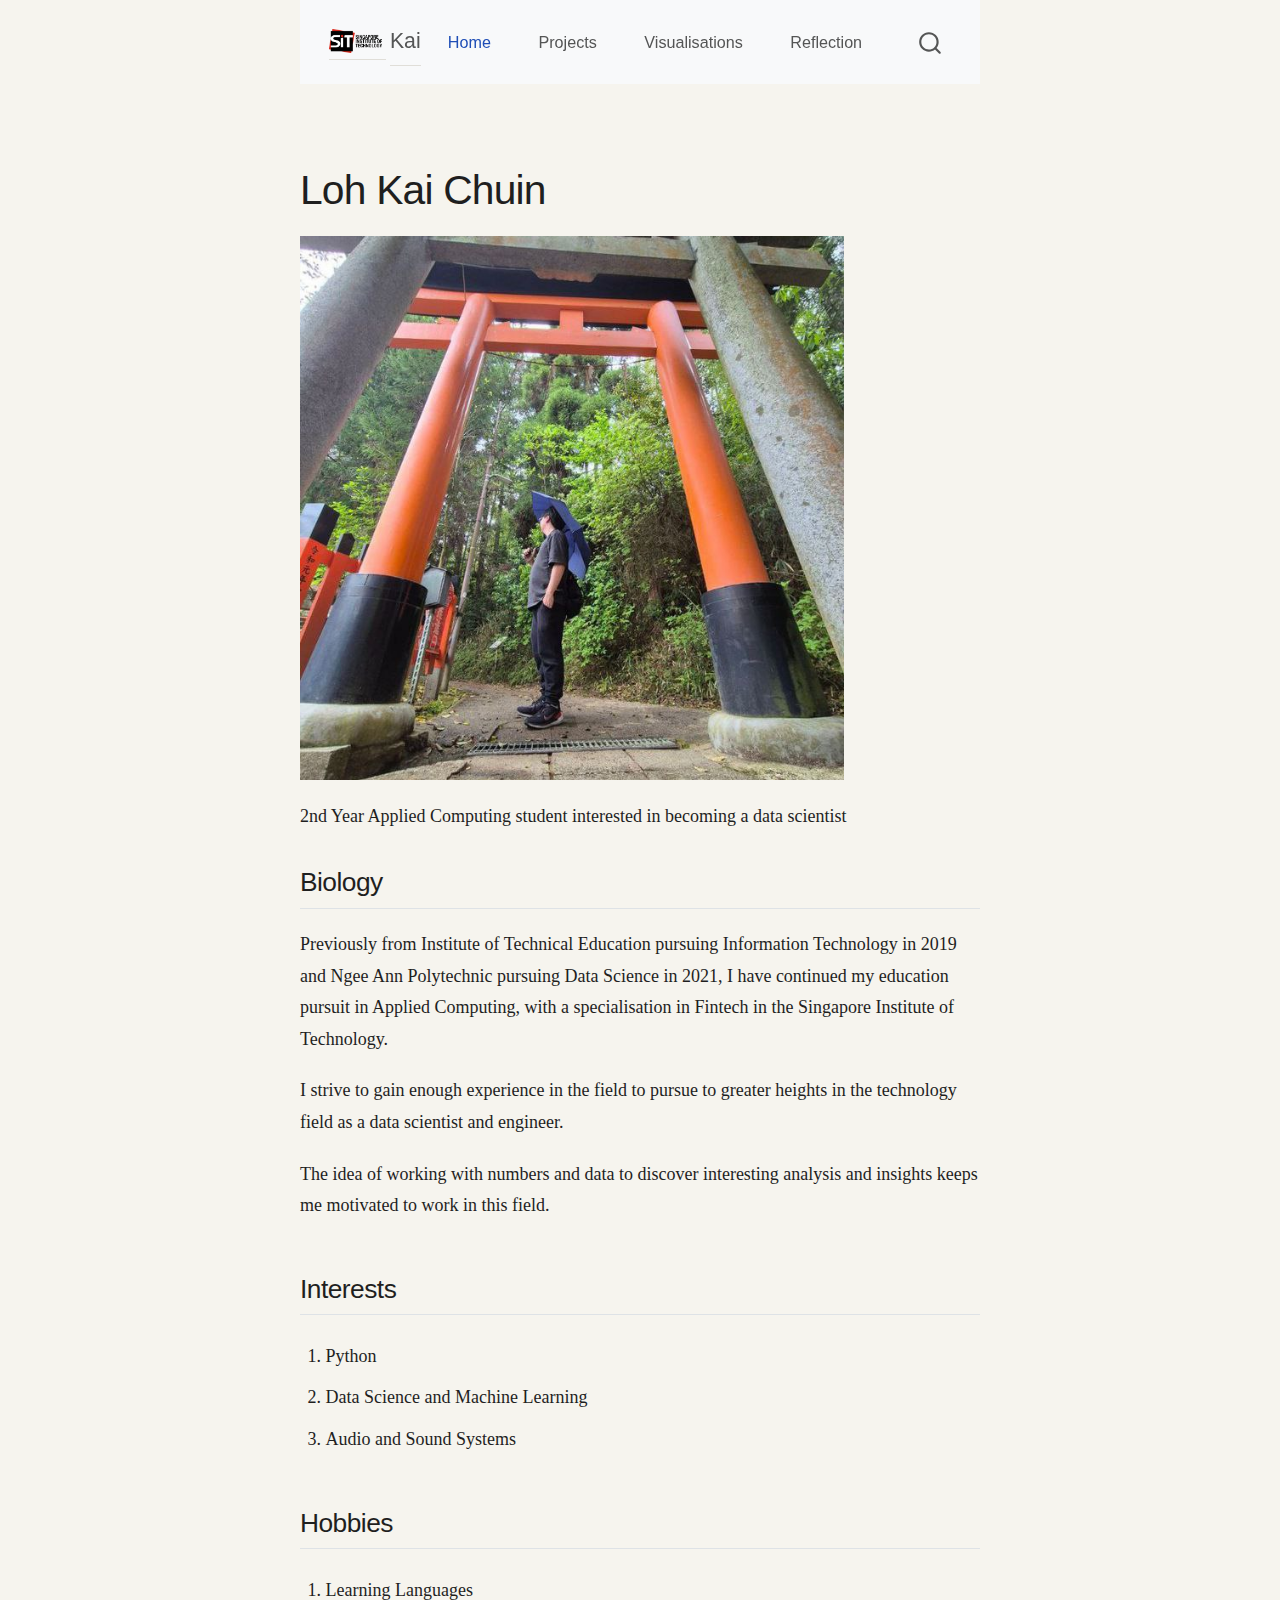
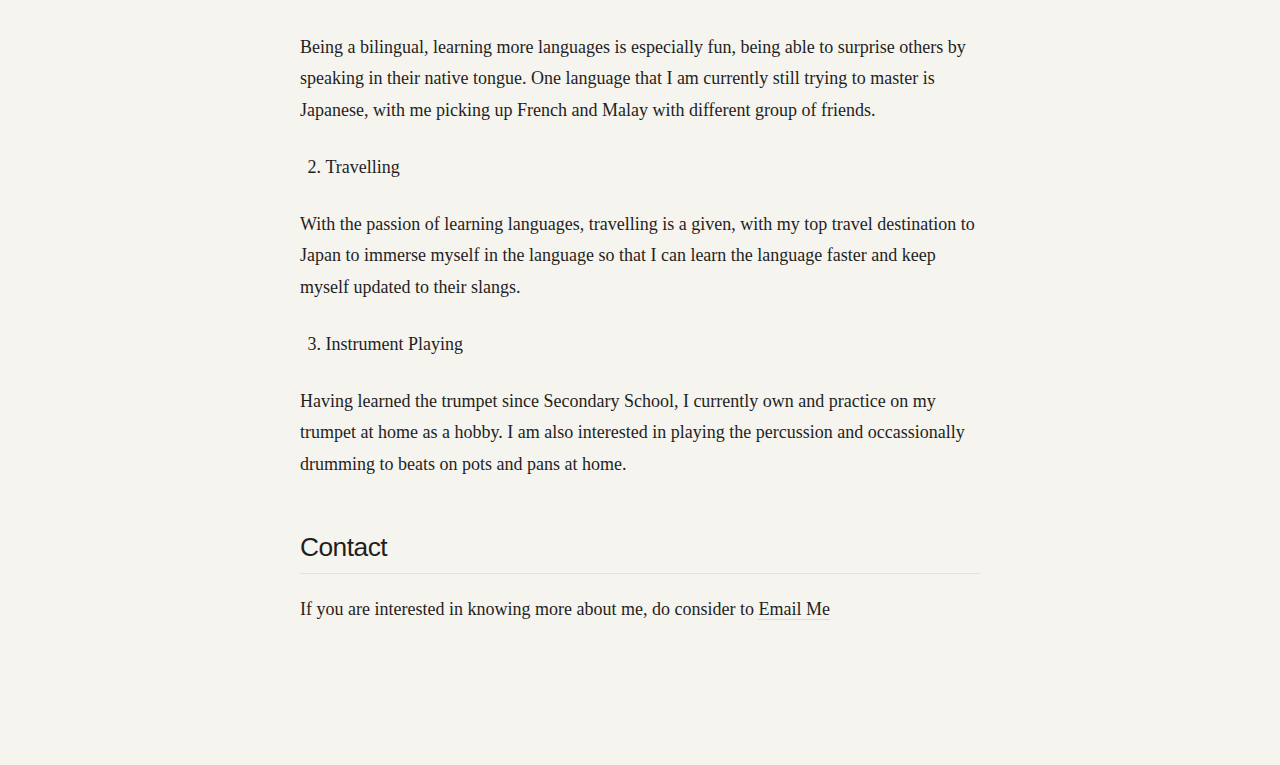
<file: docs/index.html>
<!DOCTYPE html>
<html xmlns="http://www.w3.org/1999/xhtml" lang="en" xml:lang="en"><head>

<meta charset="utf-8">
<meta name="generator" content="quarto-1.8.26">

<meta name="viewport" content="width=device-width, initial-scale=1.0, user-scalable=yes">


<title>Loh Kai Chuin – Kai</title>
<style>
code{white-space: pre-wrap;}
span.smallcaps{font-variant: small-caps;}
div.columns{display: flex; gap: min(4vw, 1.5em);}
div.column{flex: auto; overflow-x: auto;}
div.hanging-indent{margin-left: 1.5em; text-indent: -1.5em;}
ul.task-list{list-style: none;}
ul.task-list li input[type="checkbox"] {
  width: 0.8em;
  margin: 0 0.8em 0.2em -1em; /* quarto-specific, see https://github.com/quarto-dev/quarto-cli/issues/4556 */ 
  vertical-align: middle;
}
</style>


<script src="site_libs/quarto-nav/quarto-nav.js"></script>
<script src="site_libs/quarto-nav/headroom.min.js"></script>
<script src="site_libs/clipboard/clipboard.min.js"></script>
<script src="site_libs/quarto-search/autocomplete.umd.js"></script>
<script src="site_libs/quarto-search/fuse.min.js"></script>
<script src="site_libs/quarto-search/quarto-search.js"></script>
<meta name="quarto:offset" content="./">
<link href="./favicon.png" rel="icon" type="image/png">
<script src="site_libs/quarto-html/quarto.js" type="module"></script>
<script src="site_libs/quarto-html/tabsets/tabsets.js" type="module"></script>
<script src="site_libs/quarto-html/axe/axe-check.js" type="module"></script>
<script src="site_libs/quarto-html/popper.min.js"></script>
<script src="site_libs/quarto-html/tippy.umd.min.js"></script>
<script src="site_libs/quarto-html/anchor.min.js"></script>
<link href="site_libs/quarto-html/tippy.css" rel="stylesheet">
<link href="site_libs/quarto-html/quarto-syntax-highlighting-587c61ba64f3a5504c4d52d930310e48.css" rel="stylesheet" id="quarto-text-highlighting-styles">
<script src="site_libs/bootstrap/bootstrap.min.js"></script>
<link href="site_libs/bootstrap/bootstrap-icons.css" rel="stylesheet">
<link href="site_libs/bootstrap/bootstrap-e31584831b205ffbb2d98406f31c2a5b.min.css" rel="stylesheet" append-hash="true" id="quarto-bootstrap" data-mode="light">
<script id="quarto-search-options" type="application/json">{
  "location": "navbar",
  "copy-button": false,
  "collapse-after": 3,
  "panel-placement": "end",
  "type": "overlay",
  "limit": 50,
  "keyboard-shortcut": [
    "f",
    "/",
    "s"
  ],
  "show-item-context": false,
  "language": {
    "search-no-results-text": "No results",
    "search-matching-documents-text": "matching documents",
    "search-copy-link-title": "Copy link to search",
    "search-hide-matches-text": "Hide additional matches",
    "search-more-match-text": "more match in this document",
    "search-more-matches-text": "more matches in this document",
    "search-clear-button-title": "Clear",
    "search-text-placeholder": "",
    "search-detached-cancel-button-title": "Cancel",
    "search-submit-button-title": "Submit",
    "search-label": "Search"
  }
}</script>


<link rel="stylesheet" href="styles.css">
</head>

<body class="nav-fixed fullcontent quarto-light">

<div id="quarto-search-results"></div>
  <header id="quarto-header" class="headroom fixed-top">
    <nav class="navbar navbar-expand-lg " data-bs-theme="dark">
      <div class="navbar-container container-fluid">
      <div class="navbar-brand-container mx-auto">
    <a href="./index.html" class="navbar-brand navbar-brand-logo">
    <img src="./logo.png" alt="" class="navbar-logo light-content">
    <img src="./logo.png" alt="" class="navbar-logo dark-content">
    </a>
    <a class="navbar-brand" href="./index.html">
    <span class="navbar-title">Kai</span>
    </a>
  </div>
            <div id="quarto-search" class="" title="Search"></div>
          <button class="navbar-toggler" type="button" data-bs-toggle="collapse" data-bs-target="#navbarCollapse" aria-controls="navbarCollapse" role="menu" aria-expanded="false" aria-label="Toggle navigation" onclick="if (window.quartoToggleHeadroom) { window.quartoToggleHeadroom(); }">
  <span class="navbar-toggler-icon"></span>
</button>
          <div class="collapse navbar-collapse" id="navbarCollapse">
            <ul class="navbar-nav navbar-nav-scroll me-auto">
  <li class="nav-item">
    <a class="nav-link active" href="./index.html" aria-current="page"> 
<span class="menu-text">Home</span></a>
  </li>  
  <li class="nav-item">
    <a class="nav-link" href="./project.html"> 
<span class="menu-text">Projects</span></a>
  </li>  
  <li class="nav-item">
    <a class="nav-link" href="./datavisualisation.html"> 
<span class="menu-text">Visualisations</span></a>
  </li>  
  <li class="nav-item">
    <a class="nav-link" href="./Reflection.html"> 
<span class="menu-text">Reflection</span></a>
  </li>  
</ul>
          </div> <!-- /navcollapse -->
            <div class="quarto-navbar-tools">
</div>
      </div> <!-- /container-fluid -->
    </nav>
</header>
<!-- content -->
<div id="quarto-content" class="quarto-container page-columns page-rows-contents page-layout-article page-navbar">
<!-- sidebar -->
<!-- margin-sidebar -->
    
<!-- main -->
<main class="content" id="quarto-document-content">

<header id="title-block-header" class="quarto-title-block default">
<div class="quarto-title">
<h1 class="title">Loh Kai Chuin</h1>
</div>



<div class="quarto-title-meta">

    
  
    
  </div>
  


</header>


<p><img src="kaichuin.jpg" class="img-fluid" style="width:80.0%"></p>
<p>2nd Year Applied Computing student interested in becoming a data scientist</p>
<section id="biology" class="level2">
<h2 class="anchored" data-anchor-id="biology">Biology</h2>
<p>Previously from Institute of Technical Education pursuing Information Technology in 2019 and Ngee Ann Polytechnic pursuing Data Science in 2021, I have continued my education pursuit in Applied Computing, with a specialisation in Fintech in the Singapore Institute of Technology.</p>
<p>I strive to gain enough experience in the field to pursue to greater heights in the technology field as a data scientist and engineer.</p>
<p>The idea of working with numbers and data to discover interesting analysis and insights keeps me motivated to work in this field.</p>
</section>
<section id="interests" class="level2">
<h2 class="anchored" data-anchor-id="interests">Interests</h2>
<ol type="1">
<li>Python</li>
<li>Data Science and Machine Learning</li>
<li>Audio and Sound Systems</li>
</ol>
</section>
<section id="hobbies" class="level2">
<h2 class="anchored" data-anchor-id="hobbies">Hobbies</h2>
<ol type="1">
<li>Learning Languages</li>
</ol>
<p>Being a bilingual, learning more languages is especially fun, being able to surprise others by speaking in their native tongue. One language that I am currently still trying to master is Japanese, with me picking up French and Malay with different group of friends.</p>
<ol start="2" type="1">
<li>Travelling</li>
</ol>
<p>With the passion of learning languages, travelling is a given, with my top travel destination to Japan to immerse myself in the language so that I can learn the language faster and keep myself updated to their slangs.</p>
<ol start="3" type="1">
<li>Instrument Playing</li>
</ol>
<p>Having learned the trumpet since Secondary School, I currently own and practice on my trumpet at home as a hobby. I am also interested in playing the percussion and occassionally drumming to beats on pots and pans at home.</p>
</section>
<section id="contact" class="level2">
<h2 class="anchored" data-anchor-id="contact">Contact</h2>
<p>If you are interested in knowing more about me, do consider to <a href="mailto:lohkaichuin@gmail.com">Email Me</a></p>


</section>

</main> <!-- /main -->
<script id="quarto-html-after-body" type="application/javascript">
  window.document.addEventListener("DOMContentLoaded", function (event) {
    const icon = "";
    const anchorJS = new window.AnchorJS();
    anchorJS.options = {
      placement: 'right',
      icon: icon
    };
    anchorJS.add('.anchored');
    const isCodeAnnotation = (el) => {
      for (const clz of el.classList) {
        if (clz.startsWith('code-annotation-')) {                     
          return true;
        }
      }
      return false;
    }
    const onCopySuccess = function(e) {
      // button target
      const button = e.trigger;
      // don't keep focus
      button.blur();
      // flash "checked"
      button.classList.add('code-copy-button-checked');
      var currentTitle = button.getAttribute("title");
      button.setAttribute("title", "Copied!");
      let tooltip;
      if (window.bootstrap) {
        button.setAttribute("data-bs-toggle", "tooltip");
        button.setAttribute("data-bs-placement", "left");
        button.setAttribute("data-bs-title", "Copied!");
        tooltip = new bootstrap.Tooltip(button, 
          { trigger: "manual", 
            customClass: "code-copy-button-tooltip",
            offset: [0, -8]});
        tooltip.show();    
      }
      setTimeout(function() {
        if (tooltip) {
          tooltip.hide();
          button.removeAttribute("data-bs-title");
          button.removeAttribute("data-bs-toggle");
          button.removeAttribute("data-bs-placement");
        }
        button.setAttribute("title", currentTitle);
        button.classList.remove('code-copy-button-checked');
      }, 1000);
      // clear code selection
      e.clearSelection();
    }
    const getTextToCopy = function(trigger) {
      const outerScaffold = trigger.parentElement.cloneNode(true);
      const codeEl = outerScaffold.querySelector('code');
      for (const childEl of codeEl.children) {
        if (isCodeAnnotation(childEl)) {
          childEl.remove();
        }
      }
      return codeEl.innerText;
    }
    const clipboard = new window.ClipboardJS('.code-copy-button:not([data-in-quarto-modal])', {
      text: getTextToCopy
    });
    clipboard.on('success', onCopySuccess);
    if (window.document.getElementById('quarto-embedded-source-code-modal')) {
      const clipboardModal = new window.ClipboardJS('.code-copy-button[data-in-quarto-modal]', {
        text: getTextToCopy,
        container: window.document.getElementById('quarto-embedded-source-code-modal')
      });
      clipboardModal.on('success', onCopySuccess);
    }
      var localhostRegex = new RegExp(/^(?:http|https):\/\/localhost\:?[0-9]*\//);
      var mailtoRegex = new RegExp(/^mailto:/);
        var filterRegex = new RegExp('/' + window.location.host + '/');
      var isInternal = (href) => {
          return filterRegex.test(href) || localhostRegex.test(href) || mailtoRegex.test(href);
      }
      // Inspect non-navigation links and adorn them if external
     var links = window.document.querySelectorAll('a[href]:not(.nav-link):not(.navbar-brand):not(.toc-action):not(.sidebar-link):not(.sidebar-item-toggle):not(.pagination-link):not(.no-external):not([aria-hidden]):not(.dropdown-item):not(.quarto-navigation-tool):not(.about-link)');
      for (var i=0; i<links.length; i++) {
        const link = links[i];
        if (!isInternal(link.href)) {
          // undo the damage that might have been done by quarto-nav.js in the case of
          // links that we want to consider external
          if (link.dataset.originalHref !== undefined) {
            link.href = link.dataset.originalHref;
          }
        }
      }
    function tippyHover(el, contentFn, onTriggerFn, onUntriggerFn) {
      const config = {
        allowHTML: true,
        maxWidth: 500,
        delay: 100,
        arrow: false,
        appendTo: function(el) {
            return el.parentElement;
        },
        interactive: true,
        interactiveBorder: 10,
        theme: 'quarto',
        placement: 'bottom-start',
      };
      if (contentFn) {
        config.content = contentFn;
      }
      if (onTriggerFn) {
        config.onTrigger = onTriggerFn;
      }
      if (onUntriggerFn) {
        config.onUntrigger = onUntriggerFn;
      }
      window.tippy(el, config); 
    }
    const noterefs = window.document.querySelectorAll('a[role="doc-noteref"]');
    for (var i=0; i<noterefs.length; i++) {
      const ref = noterefs[i];
      tippyHover(ref, function() {
        // use id or data attribute instead here
        let href = ref.getAttribute('data-footnote-href') || ref.getAttribute('href');
        try { href = new URL(href).hash; } catch {}
        const id = href.replace(/^#\/?/, "");
        const note = window.document.getElementById(id);
        if (note) {
          return note.innerHTML;
        } else {
          return "";
        }
      });
    }
    const xrefs = window.document.querySelectorAll('a.quarto-xref');
    const processXRef = (id, note) => {
      // Strip column container classes
      const stripColumnClz = (el) => {
        el.classList.remove("page-full", "page-columns");
        if (el.children) {
          for (const child of el.children) {
            stripColumnClz(child);
          }
        }
      }
      stripColumnClz(note)
      if (id === null || id.startsWith('sec-')) {
        // Special case sections, only their first couple elements
        const container = document.createElement("div");
        if (note.children && note.children.length > 2) {
          container.appendChild(note.children[0].cloneNode(true));
          for (let i = 1; i < note.children.length; i++) {
            const child = note.children[i];
            if (child.tagName === "P" && child.innerText === "") {
              continue;
            } else {
              container.appendChild(child.cloneNode(true));
              break;
            }
          }
          if (window.Quarto?.typesetMath) {
            window.Quarto.typesetMath(container);
          }
          return container.innerHTML
        } else {
          if (window.Quarto?.typesetMath) {
            window.Quarto.typesetMath(note);
          }
          return note.innerHTML;
        }
      } else {
        // Remove any anchor links if they are present
        const anchorLink = note.querySelector('a.anchorjs-link');
        if (anchorLink) {
          anchorLink.remove();
        }
        if (window.Quarto?.typesetMath) {
          window.Quarto.typesetMath(note);
        }
        if (note.classList.contains("callout")) {
          return note.outerHTML;
        } else {
          return note.innerHTML;
        }
      }
    }
    for (var i=0; i<xrefs.length; i++) {
      const xref = xrefs[i];
      tippyHover(xref, undefined, function(instance) {
        instance.disable();
        let url = xref.getAttribute('href');
        let hash = undefined; 
        if (url.startsWith('#')) {
          hash = url;
        } else {
          try { hash = new URL(url).hash; } catch {}
        }
        if (hash) {
          const id = hash.replace(/^#\/?/, "");
          const note = window.document.getElementById(id);
          if (note !== null) {
            try {
              const html = processXRef(id, note.cloneNode(true));
              instance.setContent(html);
            } finally {
              instance.enable();
              instance.show();
            }
          } else {
            // See if we can fetch this
            fetch(url.split('#')[0])
            .then(res => res.text())
            .then(html => {
              const parser = new DOMParser();
              const htmlDoc = parser.parseFromString(html, "text/html");
              const note = htmlDoc.getElementById(id);
              if (note !== null) {
                const html = processXRef(id, note);
                instance.setContent(html);
              } 
            }).finally(() => {
              instance.enable();
              instance.show();
            });
          }
        } else {
          // See if we can fetch a full url (with no hash to target)
          // This is a special case and we should probably do some content thinning / targeting
          fetch(url)
          .then(res => res.text())
          .then(html => {
            const parser = new DOMParser();
            const htmlDoc = parser.parseFromString(html, "text/html");
            const note = htmlDoc.querySelector('main.content');
            if (note !== null) {
              // This should only happen for chapter cross references
              // (since there is no id in the URL)
              // remove the first header
              if (note.children.length > 0 && note.children[0].tagName === "HEADER") {
                note.children[0].remove();
              }
              const html = processXRef(null, note);
              instance.setContent(html);
            } 
          }).finally(() => {
            instance.enable();
            instance.show();
          });
        }
      }, function(instance) {
      });
    }
        let selectedAnnoteEl;
        const selectorForAnnotation = ( cell, annotation) => {
          let cellAttr = 'data-code-cell="' + cell + '"';
          let lineAttr = 'data-code-annotation="' +  annotation + '"';
          const selector = 'span[' + cellAttr + '][' + lineAttr + ']';
          return selector;
        }
        const selectCodeLines = (annoteEl) => {
          const doc = window.document;
          const targetCell = annoteEl.getAttribute("data-target-cell");
          const targetAnnotation = annoteEl.getAttribute("data-target-annotation");
          const annoteSpan = window.document.querySelector(selectorForAnnotation(targetCell, targetAnnotation));
          const lines = annoteSpan.getAttribute("data-code-lines").split(",");
          const lineIds = lines.map((line) => {
            return targetCell + "-" + line;
          })
          let top = null;
          let height = null;
          let parent = null;
          if (lineIds.length > 0) {
              //compute the position of the single el (top and bottom and make a div)
              const el = window.document.getElementById(lineIds[0]);
              top = el.offsetTop;
              height = el.offsetHeight;
              parent = el.parentElement.parentElement;
            if (lineIds.length > 1) {
              const lastEl = window.document.getElementById(lineIds[lineIds.length - 1]);
              const bottom = lastEl.offsetTop + lastEl.offsetHeight;
              height = bottom - top;
            }
            if (top !== null && height !== null && parent !== null) {
              // cook up a div (if necessary) and position it 
              let div = window.document.getElementById("code-annotation-line-highlight");
              if (div === null) {
                div = window.document.createElement("div");
                div.setAttribute("id", "code-annotation-line-highlight");
                div.style.position = 'absolute';
                parent.appendChild(div);
              }
              div.style.top = top - 2 + "px";
              div.style.height = height + 4 + "px";
              div.style.left = 0;
              let gutterDiv = window.document.getElementById("code-annotation-line-highlight-gutter");
              if (gutterDiv === null) {
                gutterDiv = window.document.createElement("div");
                gutterDiv.setAttribute("id", "code-annotation-line-highlight-gutter");
                gutterDiv.style.position = 'absolute';
                const codeCell = window.document.getElementById(targetCell);
                const gutter = codeCell.querySelector('.code-annotation-gutter');
                gutter.appendChild(gutterDiv);
              }
              gutterDiv.style.top = top - 2 + "px";
              gutterDiv.style.height = height + 4 + "px";
            }
            selectedAnnoteEl = annoteEl;
          }
        };
        const unselectCodeLines = () => {
          const elementsIds = ["code-annotation-line-highlight", "code-annotation-line-highlight-gutter"];
          elementsIds.forEach((elId) => {
            const div = window.document.getElementById(elId);
            if (div) {
              div.remove();
            }
          });
          selectedAnnoteEl = undefined;
        };
          // Handle positioning of the toggle
      window.addEventListener(
        "resize",
        throttle(() => {
          elRect = undefined;
          if (selectedAnnoteEl) {
            selectCodeLines(selectedAnnoteEl);
          }
        }, 10)
      );
      function throttle(fn, ms) {
      let throttle = false;
      let timer;
        return (...args) => {
          if(!throttle) { // first call gets through
              fn.apply(this, args);
              throttle = true;
          } else { // all the others get throttled
              if(timer) clearTimeout(timer); // cancel #2
              timer = setTimeout(() => {
                fn.apply(this, args);
                timer = throttle = false;
              }, ms);
          }
        };
      }
        // Attach click handler to the DT
        const annoteDls = window.document.querySelectorAll('dt[data-target-cell]');
        for (const annoteDlNode of annoteDls) {
          annoteDlNode.addEventListener('click', (event) => {
            const clickedEl = event.target;
            if (clickedEl !== selectedAnnoteEl) {
              unselectCodeLines();
              const activeEl = window.document.querySelector('dt[data-target-cell].code-annotation-active');
              if (activeEl) {
                activeEl.classList.remove('code-annotation-active');
              }
              selectCodeLines(clickedEl);
              clickedEl.classList.add('code-annotation-active');
            } else {
              // Unselect the line
              unselectCodeLines();
              clickedEl.classList.remove('code-annotation-active');
            }
          });
        }
    const findCites = (el) => {
      const parentEl = el.parentElement;
      if (parentEl) {
        const cites = parentEl.dataset.cites;
        if (cites) {
          return {
            el,
            cites: cites.split(' ')
          };
        } else {
          return findCites(el.parentElement)
        }
      } else {
        return undefined;
      }
    };
    var bibliorefs = window.document.querySelectorAll('a[role="doc-biblioref"]');
    for (var i=0; i<bibliorefs.length; i++) {
      const ref = bibliorefs[i];
      const citeInfo = findCites(ref);
      if (citeInfo) {
        tippyHover(citeInfo.el, function() {
          var popup = window.document.createElement('div');
          citeInfo.cites.forEach(function(cite) {
            var citeDiv = window.document.createElement('div');
            citeDiv.classList.add('hanging-indent');
            citeDiv.classList.add('csl-entry');
            var biblioDiv = window.document.getElementById('ref-' + cite);
            if (biblioDiv) {
              citeDiv.innerHTML = biblioDiv.innerHTML;
            }
            popup.appendChild(citeDiv);
          });
          return popup.innerHTML;
        });
      }
    }
  });
  </script>
</div> <!-- /content -->




</body></html>
</file>
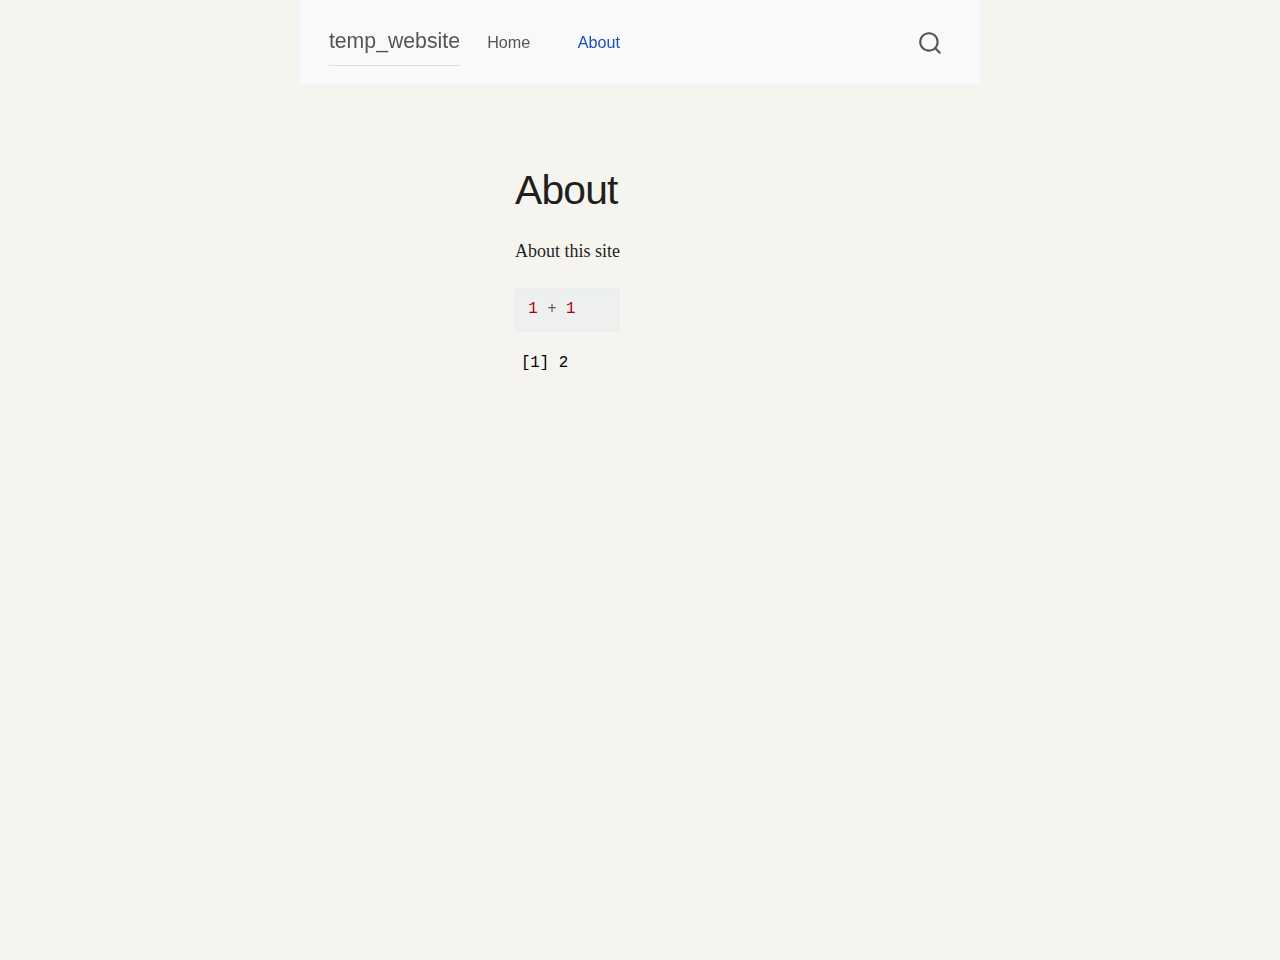
<file: docs/about.html>
<!DOCTYPE html>
<html xmlns="http://www.w3.org/1999/xhtml" lang="en" xml:lang="en"><head>

<meta charset="utf-8">
<meta name="generator" content="quarto-1.8.26">

<meta name="viewport" content="width=device-width, initial-scale=1.0, user-scalable=yes">


<title>About – temp_website</title>
<style>
code{white-space: pre-wrap;}
span.smallcaps{font-variant: small-caps;}
div.columns{display: flex; gap: min(4vw, 1.5em);}
div.column{flex: auto; overflow-x: auto;}
div.hanging-indent{margin-left: 1.5em; text-indent: -1.5em;}
ul.task-list{list-style: none;}
ul.task-list li input[type="checkbox"] {
  width: 0.8em;
  margin: 0 0.8em 0.2em -1em; /* quarto-specific, see https://github.com/quarto-dev/quarto-cli/issues/4556 */ 
  vertical-align: middle;
}
/* CSS for syntax highlighting */
html { -webkit-text-size-adjust: 100%; }
pre > code.sourceCode { white-space: pre; position: relative; }
pre > code.sourceCode > span { display: inline-block; line-height: 1.25; }
pre > code.sourceCode > span:empty { height: 1.2em; }
.sourceCode { overflow: visible; }
code.sourceCode > span { color: inherit; text-decoration: inherit; }
div.sourceCode { margin: 1em 0; }
pre.sourceCode { margin: 0; }
@media screen {
div.sourceCode { overflow: auto; }
}
@media print {
pre > code.sourceCode { white-space: pre-wrap; }
pre > code.sourceCode > span { text-indent: -5em; padding-left: 5em; }
}
pre.numberSource code
  { counter-reset: source-line 0; }
pre.numberSource code > span
  { position: relative; left: -4em; counter-increment: source-line; }
pre.numberSource code > span > a:first-child::before
  { content: counter(source-line);
    position: relative; left: -1em; text-align: right; vertical-align: baseline;
    border: none; display: inline-block;
    -webkit-touch-callout: none; -webkit-user-select: none;
    -khtml-user-select: none; -moz-user-select: none;
    -ms-user-select: none; user-select: none;
    padding: 0 4px; width: 4em;
  }
pre.numberSource { margin-left: 3em;  padding-left: 4px; }
div.sourceCode
  {   }
@media screen {
pre > code.sourceCode > span > a:first-child::before { text-decoration: underline; }
}
</style>


<script src="site_libs/quarto-nav/quarto-nav.js"></script>
<script src="site_libs/quarto-nav/headroom.min.js"></script>
<script src="site_libs/clipboard/clipboard.min.js"></script>
<script src="site_libs/quarto-search/autocomplete.umd.js"></script>
<script src="site_libs/quarto-search/fuse.min.js"></script>
<script src="site_libs/quarto-search/quarto-search.js"></script>
<meta name="quarto:offset" content="./">
<script src="site_libs/quarto-html/quarto.js" type="module"></script>
<script src="site_libs/quarto-html/tabsets/tabsets.js" type="module"></script>
<script src="site_libs/quarto-html/axe/axe-check.js" type="module"></script>
<script src="site_libs/quarto-html/popper.min.js"></script>
<script src="site_libs/quarto-html/tippy.umd.min.js"></script>
<script src="site_libs/quarto-html/anchor.min.js"></script>
<link href="site_libs/quarto-html/tippy.css" rel="stylesheet">
<link href="site_libs/quarto-html/quarto-syntax-highlighting-587c61ba64f3a5504c4d52d930310e48.css" rel="stylesheet" id="quarto-text-highlighting-styles">
<script src="site_libs/bootstrap/bootstrap.min.js"></script>
<link href="site_libs/bootstrap/bootstrap-icons.css" rel="stylesheet">
<link href="site_libs/bootstrap/bootstrap-e31584831b205ffbb2d98406f31c2a5b.min.css" rel="stylesheet" append-hash="true" id="quarto-bootstrap" data-mode="light">
<script id="quarto-search-options" type="application/json">{
  "location": "navbar",
  "copy-button": false,
  "collapse-after": 3,
  "panel-placement": "end",
  "type": "overlay",
  "limit": 50,
  "keyboard-shortcut": [
    "f",
    "/",
    "s"
  ],
  "show-item-context": false,
  "language": {
    "search-no-results-text": "No results",
    "search-matching-documents-text": "matching documents",
    "search-copy-link-title": "Copy link to search",
    "search-hide-matches-text": "Hide additional matches",
    "search-more-match-text": "more match in this document",
    "search-more-matches-text": "more matches in this document",
    "search-clear-button-title": "Clear",
    "search-text-placeholder": "",
    "search-detached-cancel-button-title": "Cancel",
    "search-submit-button-title": "Submit",
    "search-label": "Search"
  }
}</script>


<link rel="stylesheet" href="styles.css">
</head>

<body class="nav-fixed quarto-light">

<div id="quarto-search-results"></div>
  <header id="quarto-header" class="headroom fixed-top">
    <nav class="navbar navbar-expand-lg " data-bs-theme="dark">
      <div class="navbar-container container-fluid">
      <div class="navbar-brand-container mx-auto">
    <a class="navbar-brand" href="./index.html">
    <span class="navbar-title">temp_website</span>
    </a>
  </div>
            <div id="quarto-search" class="" title="Search"></div>
          <button class="navbar-toggler" type="button" data-bs-toggle="collapse" data-bs-target="#navbarCollapse" aria-controls="navbarCollapse" role="menu" aria-expanded="false" aria-label="Toggle navigation" onclick="if (window.quartoToggleHeadroom) { window.quartoToggleHeadroom(); }">
  <span class="navbar-toggler-icon"></span>
</button>
          <div class="collapse navbar-collapse" id="navbarCollapse">
            <ul class="navbar-nav navbar-nav-scroll me-auto">
  <li class="nav-item">
    <a class="nav-link" href="./index.html"> 
<span class="menu-text">Home</span></a>
  </li>  
  <li class="nav-item">
    <a class="nav-link active" href="./about.html" aria-current="page"> 
<span class="menu-text">About</span></a>
  </li>  
</ul>
          </div> <!-- /navcollapse -->
            <div class="quarto-navbar-tools">
</div>
      </div> <!-- /container-fluid -->
    </nav>
</header>
<!-- content -->
<div id="quarto-content" class="quarto-container page-columns page-rows-contents page-layout-article page-navbar">
<!-- sidebar -->
<!-- margin-sidebar -->
    <div id="quarto-margin-sidebar" class="sidebar margin-sidebar zindex-bottom">
        
    </div>
<!-- main -->
<main class="content" id="quarto-document-content">

<header id="title-block-header" class="quarto-title-block default">
<div class="quarto-title">
<h1 class="title">About</h1>
</div>



<div class="quarto-title-meta">

    
  
    
  </div>
  


</header>


<p>About this site</p>
<div class="cell">
<div class="code-copy-outer-scaffold"><div class="sourceCode cell-code" id="cb1"><pre class="sourceCode r code-with-copy"><code class="sourceCode r"><span id="cb1-1"><a href="#cb1-1" aria-hidden="true" tabindex="-1"></a><span class="dv">1</span> <span class="sc">+</span> <span class="dv">1</span></span></code></pre></div><button title="Copy to Clipboard" class="code-copy-button"><i class="bi"></i></button></div>
<div class="cell-output cell-output-stdout">
<pre><code>[1] 2</code></pre>
</div>
</div>



</main> <!-- /main -->
<script id="quarto-html-after-body" type="application/javascript">
  window.document.addEventListener("DOMContentLoaded", function (event) {
    const icon = "";
    const anchorJS = new window.AnchorJS();
    anchorJS.options = {
      placement: 'right',
      icon: icon
    };
    anchorJS.add('.anchored');
    const isCodeAnnotation = (el) => {
      for (const clz of el.classList) {
        if (clz.startsWith('code-annotation-')) {                     
          return true;
        }
      }
      return false;
    }
    const onCopySuccess = function(e) {
      // button target
      const button = e.trigger;
      // don't keep focus
      button.blur();
      // flash "checked"
      button.classList.add('code-copy-button-checked');
      var currentTitle = button.getAttribute("title");
      button.setAttribute("title", "Copied!");
      let tooltip;
      if (window.bootstrap) {
        button.setAttribute("data-bs-toggle", "tooltip");
        button.setAttribute("data-bs-placement", "left");
        button.setAttribute("data-bs-title", "Copied!");
        tooltip = new bootstrap.Tooltip(button, 
          { trigger: "manual", 
            customClass: "code-copy-button-tooltip",
            offset: [0, -8]});
        tooltip.show();    
      }
      setTimeout(function() {
        if (tooltip) {
          tooltip.hide();
          button.removeAttribute("data-bs-title");
          button.removeAttribute("data-bs-toggle");
          button.removeAttribute("data-bs-placement");
        }
        button.setAttribute("title", currentTitle);
        button.classList.remove('code-copy-button-checked');
      }, 1000);
      // clear code selection
      e.clearSelection();
    }
    const getTextToCopy = function(trigger) {
      const outerScaffold = trigger.parentElement.cloneNode(true);
      const codeEl = outerScaffold.querySelector('code');
      for (const childEl of codeEl.children) {
        if (isCodeAnnotation(childEl)) {
          childEl.remove();
        }
      }
      return codeEl.innerText;
    }
    const clipboard = new window.ClipboardJS('.code-copy-button:not([data-in-quarto-modal])', {
      text: getTextToCopy
    });
    clipboard.on('success', onCopySuccess);
    if (window.document.getElementById('quarto-embedded-source-code-modal')) {
      const clipboardModal = new window.ClipboardJS('.code-copy-button[data-in-quarto-modal]', {
        text: getTextToCopy,
        container: window.document.getElementById('quarto-embedded-source-code-modal')
      });
      clipboardModal.on('success', onCopySuccess);
    }
      var localhostRegex = new RegExp(/^(?:http|https):\/\/localhost\:?[0-9]*\//);
      var mailtoRegex = new RegExp(/^mailto:/);
        var filterRegex = new RegExp('/' + window.location.host + '/');
      var isInternal = (href) => {
          return filterRegex.test(href) || localhostRegex.test(href) || mailtoRegex.test(href);
      }
      // Inspect non-navigation links and adorn them if external
     var links = window.document.querySelectorAll('a[href]:not(.nav-link):not(.navbar-brand):not(.toc-action):not(.sidebar-link):not(.sidebar-item-toggle):not(.pagination-link):not(.no-external):not([aria-hidden]):not(.dropdown-item):not(.quarto-navigation-tool):not(.about-link)');
      for (var i=0; i<links.length; i++) {
        const link = links[i];
        if (!isInternal(link.href)) {
          // undo the damage that might have been done by quarto-nav.js in the case of
          // links that we want to consider external
          if (link.dataset.originalHref !== undefined) {
            link.href = link.dataset.originalHref;
          }
        }
      }
    function tippyHover(el, contentFn, onTriggerFn, onUntriggerFn) {
      const config = {
        allowHTML: true,
        maxWidth: 500,
        delay: 100,
        arrow: false,
        appendTo: function(el) {
            return el.parentElement;
        },
        interactive: true,
        interactiveBorder: 10,
        theme: 'quarto',
        placement: 'bottom-start',
      };
      if (contentFn) {
        config.content = contentFn;
      }
      if (onTriggerFn) {
        config.onTrigger = onTriggerFn;
      }
      if (onUntriggerFn) {
        config.onUntrigger = onUntriggerFn;
      }
      window.tippy(el, config); 
    }
    const noterefs = window.document.querySelectorAll('a[role="doc-noteref"]');
    for (var i=0; i<noterefs.length; i++) {
      const ref = noterefs[i];
      tippyHover(ref, function() {
        // use id or data attribute instead here
        let href = ref.getAttribute('data-footnote-href') || ref.getAttribute('href');
        try { href = new URL(href).hash; } catch {}
        const id = href.replace(/^#\/?/, "");
        const note = window.document.getElementById(id);
        if (note) {
          return note.innerHTML;
        } else {
          return "";
        }
      });
    }
    const xrefs = window.document.querySelectorAll('a.quarto-xref');
    const processXRef = (id, note) => {
      // Strip column container classes
      const stripColumnClz = (el) => {
        el.classList.remove("page-full", "page-columns");
        if (el.children) {
          for (const child of el.children) {
            stripColumnClz(child);
          }
        }
      }
      stripColumnClz(note)
      if (id === null || id.startsWith('sec-')) {
        // Special case sections, only their first couple elements
        const container = document.createElement("div");
        if (note.children && note.children.length > 2) {
          container.appendChild(note.children[0].cloneNode(true));
          for (let i = 1; i < note.children.length; i++) {
            const child = note.children[i];
            if (child.tagName === "P" && child.innerText === "") {
              continue;
            } else {
              container.appendChild(child.cloneNode(true));
              break;
            }
          }
          if (window.Quarto?.typesetMath) {
            window.Quarto.typesetMath(container);
          }
          return container.innerHTML
        } else {
          if (window.Quarto?.typesetMath) {
            window.Quarto.typesetMath(note);
          }
          return note.innerHTML;
        }
      } else {
        // Remove any anchor links if they are present
        const anchorLink = note.querySelector('a.anchorjs-link');
        if (anchorLink) {
          anchorLink.remove();
        }
        if (window.Quarto?.typesetMath) {
          window.Quarto.typesetMath(note);
        }
        if (note.classList.contains("callout")) {
          return note.outerHTML;
        } else {
          return note.innerHTML;
        }
      }
    }
    for (var i=0; i<xrefs.length; i++) {
      const xref = xrefs[i];
      tippyHover(xref, undefined, function(instance) {
        instance.disable();
        let url = xref.getAttribute('href');
        let hash = undefined; 
        if (url.startsWith('#')) {
          hash = url;
        } else {
          try { hash = new URL(url).hash; } catch {}
        }
        if (hash) {
          const id = hash.replace(/^#\/?/, "");
          const note = window.document.getElementById(id);
          if (note !== null) {
            try {
              const html = processXRef(id, note.cloneNode(true));
              instance.setContent(html);
            } finally {
              instance.enable();
              instance.show();
            }
          } else {
            // See if we can fetch this
            fetch(url.split('#')[0])
            .then(res => res.text())
            .then(html => {
              const parser = new DOMParser();
              const htmlDoc = parser.parseFromString(html, "text/html");
              const note = htmlDoc.getElementById(id);
              if (note !== null) {
                const html = processXRef(id, note);
                instance.setContent(html);
              } 
            }).finally(() => {
              instance.enable();
              instance.show();
            });
          }
        } else {
          // See if we can fetch a full url (with no hash to target)
          // This is a special case and we should probably do some content thinning / targeting
          fetch(url)
          .then(res => res.text())
          .then(html => {
            const parser = new DOMParser();
            const htmlDoc = parser.parseFromString(html, "text/html");
            const note = htmlDoc.querySelector('main.content');
            if (note !== null) {
              // This should only happen for chapter cross references
              // (since there is no id in the URL)
              // remove the first header
              if (note.children.length > 0 && note.children[0].tagName === "HEADER") {
                note.children[0].remove();
              }
              const html = processXRef(null, note);
              instance.setContent(html);
            } 
          }).finally(() => {
            instance.enable();
            instance.show();
          });
        }
      }, function(instance) {
      });
    }
        let selectedAnnoteEl;
        const selectorForAnnotation = ( cell, annotation) => {
          let cellAttr = 'data-code-cell="' + cell + '"';
          let lineAttr = 'data-code-annotation="' +  annotation + '"';
          const selector = 'span[' + cellAttr + '][' + lineAttr + ']';
          return selector;
        }
        const selectCodeLines = (annoteEl) => {
          const doc = window.document;
          const targetCell = annoteEl.getAttribute("data-target-cell");
          const targetAnnotation = annoteEl.getAttribute("data-target-annotation");
          const annoteSpan = window.document.querySelector(selectorForAnnotation(targetCell, targetAnnotation));
          const lines = annoteSpan.getAttribute("data-code-lines").split(",");
          const lineIds = lines.map((line) => {
            return targetCell + "-" + line;
          })
          let top = null;
          let height = null;
          let parent = null;
          if (lineIds.length > 0) {
              //compute the position of the single el (top and bottom and make a div)
              const el = window.document.getElementById(lineIds[0]);
              top = el.offsetTop;
              height = el.offsetHeight;
              parent = el.parentElement.parentElement;
            if (lineIds.length > 1) {
              const lastEl = window.document.getElementById(lineIds[lineIds.length - 1]);
              const bottom = lastEl.offsetTop + lastEl.offsetHeight;
              height = bottom - top;
            }
            if (top !== null && height !== null && parent !== null) {
              // cook up a div (if necessary) and position it 
              let div = window.document.getElementById("code-annotation-line-highlight");
              if (div === null) {
                div = window.document.createElement("div");
                div.setAttribute("id", "code-annotation-line-highlight");
                div.style.position = 'absolute';
                parent.appendChild(div);
              }
              div.style.top = top - 2 + "px";
              div.style.height = height + 4 + "px";
              div.style.left = 0;
              let gutterDiv = window.document.getElementById("code-annotation-line-highlight-gutter");
              if (gutterDiv === null) {
                gutterDiv = window.document.createElement("div");
                gutterDiv.setAttribute("id", "code-annotation-line-highlight-gutter");
                gutterDiv.style.position = 'absolute';
                const codeCell = window.document.getElementById(targetCell);
                const gutter = codeCell.querySelector('.code-annotation-gutter');
                gutter.appendChild(gutterDiv);
              }
              gutterDiv.style.top = top - 2 + "px";
              gutterDiv.style.height = height + 4 + "px";
            }
            selectedAnnoteEl = annoteEl;
          }
        };
        const unselectCodeLines = () => {
          const elementsIds = ["code-annotation-line-highlight", "code-annotation-line-highlight-gutter"];
          elementsIds.forEach((elId) => {
            const div = window.document.getElementById(elId);
            if (div) {
              div.remove();
            }
          });
          selectedAnnoteEl = undefined;
        };
          // Handle positioning of the toggle
      window.addEventListener(
        "resize",
        throttle(() => {
          elRect = undefined;
          if (selectedAnnoteEl) {
            selectCodeLines(selectedAnnoteEl);
          }
        }, 10)
      );
      function throttle(fn, ms) {
      let throttle = false;
      let timer;
        return (...args) => {
          if(!throttle) { // first call gets through
              fn.apply(this, args);
              throttle = true;
          } else { // all the others get throttled
              if(timer) clearTimeout(timer); // cancel #2
              timer = setTimeout(() => {
                fn.apply(this, args);
                timer = throttle = false;
              }, ms);
          }
        };
      }
        // Attach click handler to the DT
        const annoteDls = window.document.querySelectorAll('dt[data-target-cell]');
        for (const annoteDlNode of annoteDls) {
          annoteDlNode.addEventListener('click', (event) => {
            const clickedEl = event.target;
            if (clickedEl !== selectedAnnoteEl) {
              unselectCodeLines();
              const activeEl = window.document.querySelector('dt[data-target-cell].code-annotation-active');
              if (activeEl) {
                activeEl.classList.remove('code-annotation-active');
              }
              selectCodeLines(clickedEl);
              clickedEl.classList.add('code-annotation-active');
            } else {
              // Unselect the line
              unselectCodeLines();
              clickedEl.classList.remove('code-annotation-active');
            }
          });
        }
    const findCites = (el) => {
      const parentEl = el.parentElement;
      if (parentEl) {
        const cites = parentEl.dataset.cites;
        if (cites) {
          return {
            el,
            cites: cites.split(' ')
          };
        } else {
          return findCites(el.parentElement)
        }
      } else {
        return undefined;
      }
    };
    var bibliorefs = window.document.querySelectorAll('a[role="doc-biblioref"]');
    for (var i=0; i<bibliorefs.length; i++) {
      const ref = bibliorefs[i];
      const citeInfo = findCites(ref);
      if (citeInfo) {
        tippyHover(citeInfo.el, function() {
          var popup = window.document.createElement('div');
          citeInfo.cites.forEach(function(cite) {
            var citeDiv = window.document.createElement('div');
            citeDiv.classList.add('hanging-indent');
            citeDiv.classList.add('csl-entry');
            var biblioDiv = window.document.getElementById('ref-' + cite);
            if (biblioDiv) {
              citeDiv.innerHTML = biblioDiv.innerHTML;
            }
            popup.appendChild(citeDiv);
          });
          return popup.innerHTML;
        });
      }
    }
  });
  </script>
</div> <!-- /content -->




</body></html>
</file>
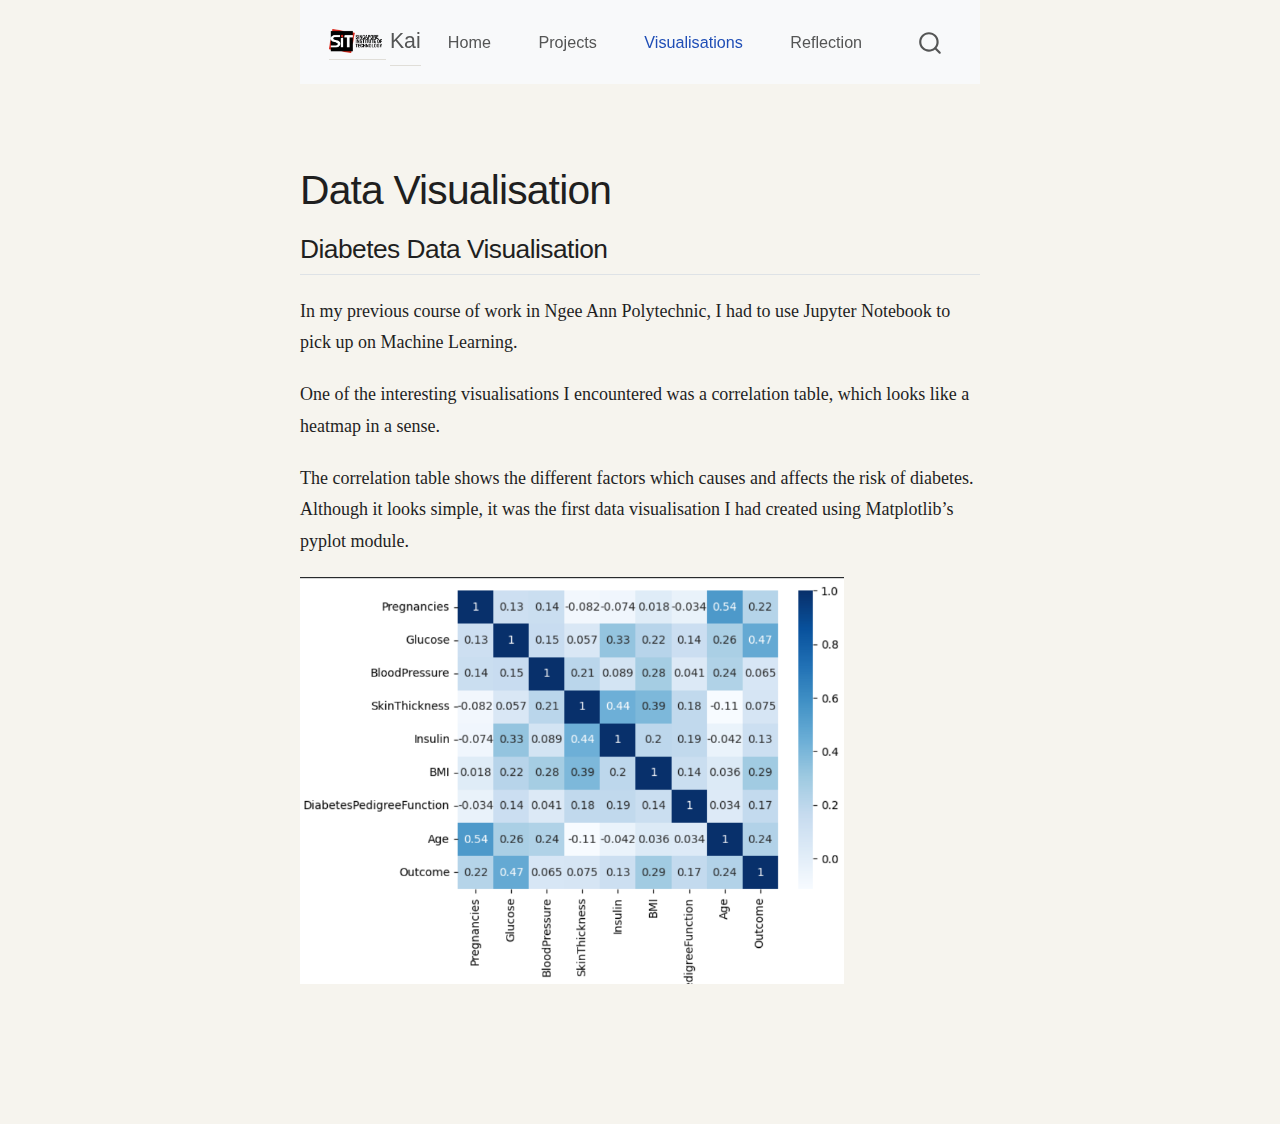
<file: docs/datavisualisation.html>
<!DOCTYPE html>
<html xmlns="http://www.w3.org/1999/xhtml" lang="en" xml:lang="en"><head>

<meta charset="utf-8">
<meta name="generator" content="quarto-1.8.26">

<meta name="viewport" content="width=device-width, initial-scale=1.0, user-scalable=yes">


<title>Data Visualisation – Kai</title>
<style>
code{white-space: pre-wrap;}
span.smallcaps{font-variant: small-caps;}
div.columns{display: flex; gap: min(4vw, 1.5em);}
div.column{flex: auto; overflow-x: auto;}
div.hanging-indent{margin-left: 1.5em; text-indent: -1.5em;}
ul.task-list{list-style: none;}
ul.task-list li input[type="checkbox"] {
  width: 0.8em;
  margin: 0 0.8em 0.2em -1em; /* quarto-specific, see https://github.com/quarto-dev/quarto-cli/issues/4556 */ 
  vertical-align: middle;
}
</style>


<script src="site_libs/quarto-nav/quarto-nav.js"></script>
<script src="site_libs/quarto-nav/headroom.min.js"></script>
<script src="site_libs/clipboard/clipboard.min.js"></script>
<script src="site_libs/quarto-search/autocomplete.umd.js"></script>
<script src="site_libs/quarto-search/fuse.min.js"></script>
<script src="site_libs/quarto-search/quarto-search.js"></script>
<meta name="quarto:offset" content="./">
<link href="./favicon.png" rel="icon" type="image/png">
<script src="site_libs/quarto-html/quarto.js" type="module"></script>
<script src="site_libs/quarto-html/tabsets/tabsets.js" type="module"></script>
<script src="site_libs/quarto-html/axe/axe-check.js" type="module"></script>
<script src="site_libs/quarto-html/popper.min.js"></script>
<script src="site_libs/quarto-html/tippy.umd.min.js"></script>
<script src="site_libs/quarto-html/anchor.min.js"></script>
<link href="site_libs/quarto-html/tippy.css" rel="stylesheet">
<link href="site_libs/quarto-html/quarto-syntax-highlighting-587c61ba64f3a5504c4d52d930310e48.css" rel="stylesheet" id="quarto-text-highlighting-styles">
<script src="site_libs/bootstrap/bootstrap.min.js"></script>
<link href="site_libs/bootstrap/bootstrap-icons.css" rel="stylesheet">
<link href="site_libs/bootstrap/bootstrap-e31584831b205ffbb2d98406f31c2a5b.min.css" rel="stylesheet" append-hash="true" id="quarto-bootstrap" data-mode="light">
<script id="quarto-search-options" type="application/json">{
  "location": "navbar",
  "copy-button": false,
  "collapse-after": 3,
  "panel-placement": "end",
  "type": "overlay",
  "limit": 50,
  "keyboard-shortcut": [
    "f",
    "/",
    "s"
  ],
  "show-item-context": false,
  "language": {
    "search-no-results-text": "No results",
    "search-matching-documents-text": "matching documents",
    "search-copy-link-title": "Copy link to search",
    "search-hide-matches-text": "Hide additional matches",
    "search-more-match-text": "more match in this document",
    "search-more-matches-text": "more matches in this document",
    "search-clear-button-title": "Clear",
    "search-text-placeholder": "",
    "search-detached-cancel-button-title": "Cancel",
    "search-submit-button-title": "Submit",
    "search-label": "Search"
  }
}</script>


<link rel="stylesheet" href="styles.css">
</head>

<body class="nav-fixed fullcontent quarto-light">

<div id="quarto-search-results"></div>
  <header id="quarto-header" class="headroom fixed-top">
    <nav class="navbar navbar-expand-lg " data-bs-theme="dark">
      <div class="navbar-container container-fluid">
      <div class="navbar-brand-container mx-auto">
    <a href="./index.html" class="navbar-brand navbar-brand-logo">
    <img src="./logo.png" alt="" class="navbar-logo light-content">
    <img src="./logo.png" alt="" class="navbar-logo dark-content">
    </a>
    <a class="navbar-brand" href="./index.html">
    <span class="navbar-title">Kai</span>
    </a>
  </div>
            <div id="quarto-search" class="" title="Search"></div>
          <button class="navbar-toggler" type="button" data-bs-toggle="collapse" data-bs-target="#navbarCollapse" aria-controls="navbarCollapse" role="menu" aria-expanded="false" aria-label="Toggle navigation" onclick="if (window.quartoToggleHeadroom) { window.quartoToggleHeadroom(); }">
  <span class="navbar-toggler-icon"></span>
</button>
          <div class="collapse navbar-collapse" id="navbarCollapse">
            <ul class="navbar-nav navbar-nav-scroll me-auto">
  <li class="nav-item">
    <a class="nav-link" href="./index.html"> 
<span class="menu-text">Home</span></a>
  </li>  
  <li class="nav-item">
    <a class="nav-link" href="./project.html"> 
<span class="menu-text">Projects</span></a>
  </li>  
  <li class="nav-item">
    <a class="nav-link active" href="./datavisualisation.html" aria-current="page"> 
<span class="menu-text">Visualisations</span></a>
  </li>  
  <li class="nav-item">
    <a class="nav-link" href="./Reflection.html"> 
<span class="menu-text">Reflection</span></a>
  </li>  
</ul>
          </div> <!-- /navcollapse -->
            <div class="quarto-navbar-tools">
</div>
      </div> <!-- /container-fluid -->
    </nav>
</header>
<!-- content -->
<div id="quarto-content" class="quarto-container page-columns page-rows-contents page-layout-article page-navbar">
<!-- sidebar -->
<!-- margin-sidebar -->
    
<!-- main -->
<main class="content" id="quarto-document-content">

<header id="title-block-header" class="quarto-title-block default">
<div class="quarto-title">
<h1 class="title">Data Visualisation</h1>
</div>



<div class="quarto-title-meta">

    
  
    
  </div>
  


</header>


<section id="diabetes-data-visualisation" class="level2">
<h2 class="anchored" data-anchor-id="diabetes-data-visualisation">Diabetes Data Visualisation</h2>
<p>In my previous course of work in Ngee Ann Polytechnic, I had to use Jupyter Notebook to pick up on Machine Learning.</p>
<p>One of the interesting visualisations I encountered was a correlation table, which looks like a heatmap in a sense.</p>
<p>The correlation table shows the different factors which causes and affects the risk of diabetes. Although it looks simple, it was the first data visualisation I had created using Matplotlib’s pyplot module.</p>
<p><img src="diabetesvisual.png" class="img-fluid" style="width:80.0%"></p>


</section>

</main> <!-- /main -->
<script id="quarto-html-after-body" type="application/javascript">
  window.document.addEventListener("DOMContentLoaded", function (event) {
    const icon = "";
    const anchorJS = new window.AnchorJS();
    anchorJS.options = {
      placement: 'right',
      icon: icon
    };
    anchorJS.add('.anchored');
    const isCodeAnnotation = (el) => {
      for (const clz of el.classList) {
        if (clz.startsWith('code-annotation-')) {                     
          return true;
        }
      }
      return false;
    }
    const onCopySuccess = function(e) {
      // button target
      const button = e.trigger;
      // don't keep focus
      button.blur();
      // flash "checked"
      button.classList.add('code-copy-button-checked');
      var currentTitle = button.getAttribute("title");
      button.setAttribute("title", "Copied!");
      let tooltip;
      if (window.bootstrap) {
        button.setAttribute("data-bs-toggle", "tooltip");
        button.setAttribute("data-bs-placement", "left");
        button.setAttribute("data-bs-title", "Copied!");
        tooltip = new bootstrap.Tooltip(button, 
          { trigger: "manual", 
            customClass: "code-copy-button-tooltip",
            offset: [0, -8]});
        tooltip.show();    
      }
      setTimeout(function() {
        if (tooltip) {
          tooltip.hide();
          button.removeAttribute("data-bs-title");
          button.removeAttribute("data-bs-toggle");
          button.removeAttribute("data-bs-placement");
        }
        button.setAttribute("title", currentTitle);
        button.classList.remove('code-copy-button-checked');
      }, 1000);
      // clear code selection
      e.clearSelection();
    }
    const getTextToCopy = function(trigger) {
      const outerScaffold = trigger.parentElement.cloneNode(true);
      const codeEl = outerScaffold.querySelector('code');
      for (const childEl of codeEl.children) {
        if (isCodeAnnotation(childEl)) {
          childEl.remove();
        }
      }
      return codeEl.innerText;
    }
    const clipboard = new window.ClipboardJS('.code-copy-button:not([data-in-quarto-modal])', {
      text: getTextToCopy
    });
    clipboard.on('success', onCopySuccess);
    if (window.document.getElementById('quarto-embedded-source-code-modal')) {
      const clipboardModal = new window.ClipboardJS('.code-copy-button[data-in-quarto-modal]', {
        text: getTextToCopy,
        container: window.document.getElementById('quarto-embedded-source-code-modal')
      });
      clipboardModal.on('success', onCopySuccess);
    }
      var localhostRegex = new RegExp(/^(?:http|https):\/\/localhost\:?[0-9]*\//);
      var mailtoRegex = new RegExp(/^mailto:/);
        var filterRegex = new RegExp('/' + window.location.host + '/');
      var isInternal = (href) => {
          return filterRegex.test(href) || localhostRegex.test(href) || mailtoRegex.test(href);
      }
      // Inspect non-navigation links and adorn them if external
     var links = window.document.querySelectorAll('a[href]:not(.nav-link):not(.navbar-brand):not(.toc-action):not(.sidebar-link):not(.sidebar-item-toggle):not(.pagination-link):not(.no-external):not([aria-hidden]):not(.dropdown-item):not(.quarto-navigation-tool):not(.about-link)');
      for (var i=0; i<links.length; i++) {
        const link = links[i];
        if (!isInternal(link.href)) {
          // undo the damage that might have been done by quarto-nav.js in the case of
          // links that we want to consider external
          if (link.dataset.originalHref !== undefined) {
            link.href = link.dataset.originalHref;
          }
        }
      }
    function tippyHover(el, contentFn, onTriggerFn, onUntriggerFn) {
      const config = {
        allowHTML: true,
        maxWidth: 500,
        delay: 100,
        arrow: false,
        appendTo: function(el) {
            return el.parentElement;
        },
        interactive: true,
        interactiveBorder: 10,
        theme: 'quarto',
        placement: 'bottom-start',
      };
      if (contentFn) {
        config.content = contentFn;
      }
      if (onTriggerFn) {
        config.onTrigger = onTriggerFn;
      }
      if (onUntriggerFn) {
        config.onUntrigger = onUntriggerFn;
      }
      window.tippy(el, config); 
    }
    const noterefs = window.document.querySelectorAll('a[role="doc-noteref"]');
    for (var i=0; i<noterefs.length; i++) {
      const ref = noterefs[i];
      tippyHover(ref, function() {
        // use id or data attribute instead here
        let href = ref.getAttribute('data-footnote-href') || ref.getAttribute('href');
        try { href = new URL(href).hash; } catch {}
        const id = href.replace(/^#\/?/, "");
        const note = window.document.getElementById(id);
        if (note) {
          return note.innerHTML;
        } else {
          return "";
        }
      });
    }
    const xrefs = window.document.querySelectorAll('a.quarto-xref');
    const processXRef = (id, note) => {
      // Strip column container classes
      const stripColumnClz = (el) => {
        el.classList.remove("page-full", "page-columns");
        if (el.children) {
          for (const child of el.children) {
            stripColumnClz(child);
          }
        }
      }
      stripColumnClz(note)
      if (id === null || id.startsWith('sec-')) {
        // Special case sections, only their first couple elements
        const container = document.createElement("div");
        if (note.children && note.children.length > 2) {
          container.appendChild(note.children[0].cloneNode(true));
          for (let i = 1; i < note.children.length; i++) {
            const child = note.children[i];
            if (child.tagName === "P" && child.innerText === "") {
              continue;
            } else {
              container.appendChild(child.cloneNode(true));
              break;
            }
          }
          if (window.Quarto?.typesetMath) {
            window.Quarto.typesetMath(container);
          }
          return container.innerHTML
        } else {
          if (window.Quarto?.typesetMath) {
            window.Quarto.typesetMath(note);
          }
          return note.innerHTML;
        }
      } else {
        // Remove any anchor links if they are present
        const anchorLink = note.querySelector('a.anchorjs-link');
        if (anchorLink) {
          anchorLink.remove();
        }
        if (window.Quarto?.typesetMath) {
          window.Quarto.typesetMath(note);
        }
        if (note.classList.contains("callout")) {
          return note.outerHTML;
        } else {
          return note.innerHTML;
        }
      }
    }
    for (var i=0; i<xrefs.length; i++) {
      const xref = xrefs[i];
      tippyHover(xref, undefined, function(instance) {
        instance.disable();
        let url = xref.getAttribute('href');
        let hash = undefined; 
        if (url.startsWith('#')) {
          hash = url;
        } else {
          try { hash = new URL(url).hash; } catch {}
        }
        if (hash) {
          const id = hash.replace(/^#\/?/, "");
          const note = window.document.getElementById(id);
          if (note !== null) {
            try {
              const html = processXRef(id, note.cloneNode(true));
              instance.setContent(html);
            } finally {
              instance.enable();
              instance.show();
            }
          } else {
            // See if we can fetch this
            fetch(url.split('#')[0])
            .then(res => res.text())
            .then(html => {
              const parser = new DOMParser();
              const htmlDoc = parser.parseFromString(html, "text/html");
              const note = htmlDoc.getElementById(id);
              if (note !== null) {
                const html = processXRef(id, note);
                instance.setContent(html);
              } 
            }).finally(() => {
              instance.enable();
              instance.show();
            });
          }
        } else {
          // See if we can fetch a full url (with no hash to target)
          // This is a special case and we should probably do some content thinning / targeting
          fetch(url)
          .then(res => res.text())
          .then(html => {
            const parser = new DOMParser();
            const htmlDoc = parser.parseFromString(html, "text/html");
            const note = htmlDoc.querySelector('main.content');
            if (note !== null) {
              // This should only happen for chapter cross references
              // (since there is no id in the URL)
              // remove the first header
              if (note.children.length > 0 && note.children[0].tagName === "HEADER") {
                note.children[0].remove();
              }
              const html = processXRef(null, note);
              instance.setContent(html);
            } 
          }).finally(() => {
            instance.enable();
            instance.show();
          });
        }
      }, function(instance) {
      });
    }
        let selectedAnnoteEl;
        const selectorForAnnotation = ( cell, annotation) => {
          let cellAttr = 'data-code-cell="' + cell + '"';
          let lineAttr = 'data-code-annotation="' +  annotation + '"';
          const selector = 'span[' + cellAttr + '][' + lineAttr + ']';
          return selector;
        }
        const selectCodeLines = (annoteEl) => {
          const doc = window.document;
          const targetCell = annoteEl.getAttribute("data-target-cell");
          const targetAnnotation = annoteEl.getAttribute("data-target-annotation");
          const annoteSpan = window.document.querySelector(selectorForAnnotation(targetCell, targetAnnotation));
          const lines = annoteSpan.getAttribute("data-code-lines").split(",");
          const lineIds = lines.map((line) => {
            return targetCell + "-" + line;
          })
          let top = null;
          let height = null;
          let parent = null;
          if (lineIds.length > 0) {
              //compute the position of the single el (top and bottom and make a div)
              const el = window.document.getElementById(lineIds[0]);
              top = el.offsetTop;
              height = el.offsetHeight;
              parent = el.parentElement.parentElement;
            if (lineIds.length > 1) {
              const lastEl = window.document.getElementById(lineIds[lineIds.length - 1]);
              const bottom = lastEl.offsetTop + lastEl.offsetHeight;
              height = bottom - top;
            }
            if (top !== null && height !== null && parent !== null) {
              // cook up a div (if necessary) and position it 
              let div = window.document.getElementById("code-annotation-line-highlight");
              if (div === null) {
                div = window.document.createElement("div");
                div.setAttribute("id", "code-annotation-line-highlight");
                div.style.position = 'absolute';
                parent.appendChild(div);
              }
              div.style.top = top - 2 + "px";
              div.style.height = height + 4 + "px";
              div.style.left = 0;
              let gutterDiv = window.document.getElementById("code-annotation-line-highlight-gutter");
              if (gutterDiv === null) {
                gutterDiv = window.document.createElement("div");
                gutterDiv.setAttribute("id", "code-annotation-line-highlight-gutter");
                gutterDiv.style.position = 'absolute';
                const codeCell = window.document.getElementById(targetCell);
                const gutter = codeCell.querySelector('.code-annotation-gutter');
                gutter.appendChild(gutterDiv);
              }
              gutterDiv.style.top = top - 2 + "px";
              gutterDiv.style.height = height + 4 + "px";
            }
            selectedAnnoteEl = annoteEl;
          }
        };
        const unselectCodeLines = () => {
          const elementsIds = ["code-annotation-line-highlight", "code-annotation-line-highlight-gutter"];
          elementsIds.forEach((elId) => {
            const div = window.document.getElementById(elId);
            if (div) {
              div.remove();
            }
          });
          selectedAnnoteEl = undefined;
        };
          // Handle positioning of the toggle
      window.addEventListener(
        "resize",
        throttle(() => {
          elRect = undefined;
          if (selectedAnnoteEl) {
            selectCodeLines(selectedAnnoteEl);
          }
        }, 10)
      );
      function throttle(fn, ms) {
      let throttle = false;
      let timer;
        return (...args) => {
          if(!throttle) { // first call gets through
              fn.apply(this, args);
              throttle = true;
          } else { // all the others get throttled
              if(timer) clearTimeout(timer); // cancel #2
              timer = setTimeout(() => {
                fn.apply(this, args);
                timer = throttle = false;
              }, ms);
          }
        };
      }
        // Attach click handler to the DT
        const annoteDls = window.document.querySelectorAll('dt[data-target-cell]');
        for (const annoteDlNode of annoteDls) {
          annoteDlNode.addEventListener('click', (event) => {
            const clickedEl = event.target;
            if (clickedEl !== selectedAnnoteEl) {
              unselectCodeLines();
              const activeEl = window.document.querySelector('dt[data-target-cell].code-annotation-active');
              if (activeEl) {
                activeEl.classList.remove('code-annotation-active');
              }
              selectCodeLines(clickedEl);
              clickedEl.classList.add('code-annotation-active');
            } else {
              // Unselect the line
              unselectCodeLines();
              clickedEl.classList.remove('code-annotation-active');
            }
          });
        }
    const findCites = (el) => {
      const parentEl = el.parentElement;
      if (parentEl) {
        const cites = parentEl.dataset.cites;
        if (cites) {
          return {
            el,
            cites: cites.split(' ')
          };
        } else {
          return findCites(el.parentElement)
        }
      } else {
        return undefined;
      }
    };
    var bibliorefs = window.document.querySelectorAll('a[role="doc-biblioref"]');
    for (var i=0; i<bibliorefs.length; i++) {
      const ref = bibliorefs[i];
      const citeInfo = findCites(ref);
      if (citeInfo) {
        tippyHover(citeInfo.el, function() {
          var popup = window.document.createElement('div');
          citeInfo.cites.forEach(function(cite) {
            var citeDiv = window.document.createElement('div');
            citeDiv.classList.add('hanging-indent');
            citeDiv.classList.add('csl-entry');
            var biblioDiv = window.document.getElementById('ref-' + cite);
            if (biblioDiv) {
              citeDiv.innerHTML = biblioDiv.innerHTML;
            }
            popup.appendChild(citeDiv);
          });
          return popup.innerHTML;
        });
      }
    }
  });
  </script>
</div> <!-- /content -->




</body></html>
</file>
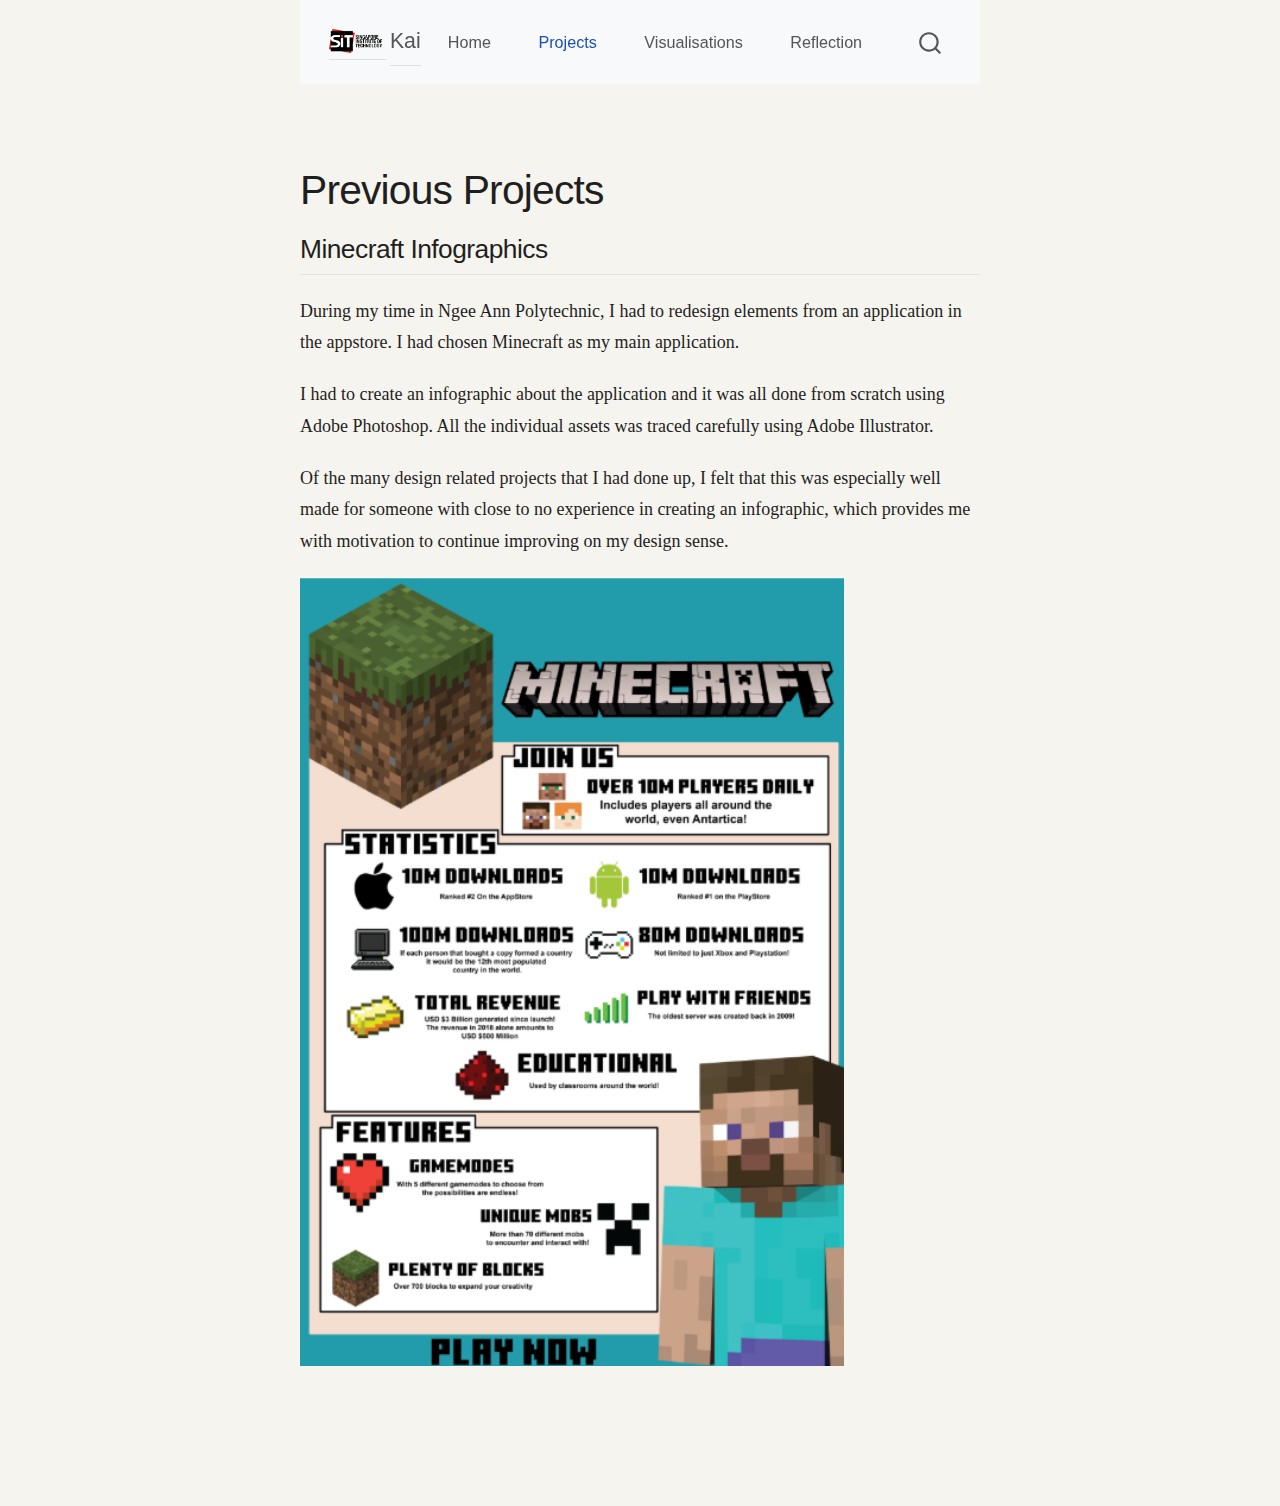
<file: docs/project.html>
<!DOCTYPE html>
<html xmlns="http://www.w3.org/1999/xhtml" lang="en" xml:lang="en"><head>

<meta charset="utf-8">
<meta name="generator" content="quarto-1.8.26">

<meta name="viewport" content="width=device-width, initial-scale=1.0, user-scalable=yes">


<title>Previous Projects – Kai</title>
<style>
code{white-space: pre-wrap;}
span.smallcaps{font-variant: small-caps;}
div.columns{display: flex; gap: min(4vw, 1.5em);}
div.column{flex: auto; overflow-x: auto;}
div.hanging-indent{margin-left: 1.5em; text-indent: -1.5em;}
ul.task-list{list-style: none;}
ul.task-list li input[type="checkbox"] {
  width: 0.8em;
  margin: 0 0.8em 0.2em -1em; /* quarto-specific, see https://github.com/quarto-dev/quarto-cli/issues/4556 */ 
  vertical-align: middle;
}
</style>


<script src="site_libs/quarto-nav/quarto-nav.js"></script>
<script src="site_libs/quarto-nav/headroom.min.js"></script>
<script src="site_libs/clipboard/clipboard.min.js"></script>
<script src="site_libs/quarto-search/autocomplete.umd.js"></script>
<script src="site_libs/quarto-search/fuse.min.js"></script>
<script src="site_libs/quarto-search/quarto-search.js"></script>
<meta name="quarto:offset" content="./">
<link href="./favicon.png" rel="icon" type="image/png">
<script src="site_libs/quarto-html/quarto.js" type="module"></script>
<script src="site_libs/quarto-html/tabsets/tabsets.js" type="module"></script>
<script src="site_libs/quarto-html/axe/axe-check.js" type="module"></script>
<script src="site_libs/quarto-html/popper.min.js"></script>
<script src="site_libs/quarto-html/tippy.umd.min.js"></script>
<script src="site_libs/quarto-html/anchor.min.js"></script>
<link href="site_libs/quarto-html/tippy.css" rel="stylesheet">
<link href="site_libs/quarto-html/quarto-syntax-highlighting-587c61ba64f3a5504c4d52d930310e48.css" rel="stylesheet" id="quarto-text-highlighting-styles">
<script src="site_libs/bootstrap/bootstrap.min.js"></script>
<link href="site_libs/bootstrap/bootstrap-icons.css" rel="stylesheet">
<link href="site_libs/bootstrap/bootstrap-e31584831b205ffbb2d98406f31c2a5b.min.css" rel="stylesheet" append-hash="true" id="quarto-bootstrap" data-mode="light">
<script id="quarto-search-options" type="application/json">{
  "location": "navbar",
  "copy-button": false,
  "collapse-after": 3,
  "panel-placement": "end",
  "type": "overlay",
  "limit": 50,
  "keyboard-shortcut": [
    "f",
    "/",
    "s"
  ],
  "show-item-context": false,
  "language": {
    "search-no-results-text": "No results",
    "search-matching-documents-text": "matching documents",
    "search-copy-link-title": "Copy link to search",
    "search-hide-matches-text": "Hide additional matches",
    "search-more-match-text": "more match in this document",
    "search-more-matches-text": "more matches in this document",
    "search-clear-button-title": "Clear",
    "search-text-placeholder": "",
    "search-detached-cancel-button-title": "Cancel",
    "search-submit-button-title": "Submit",
    "search-label": "Search"
  }
}</script>


<link rel="stylesheet" href="styles.css">
</head>

<body class="nav-fixed fullcontent quarto-light">

<div id="quarto-search-results"></div>
  <header id="quarto-header" class="headroom fixed-top">
    <nav class="navbar navbar-expand-lg " data-bs-theme="dark">
      <div class="navbar-container container-fluid">
      <div class="navbar-brand-container mx-auto">
    <a href="./index.html" class="navbar-brand navbar-brand-logo">
    <img src="./logo.png" alt="" class="navbar-logo light-content">
    <img src="./logo.png" alt="" class="navbar-logo dark-content">
    </a>
    <a class="navbar-brand" href="./index.html">
    <span class="navbar-title">Kai</span>
    </a>
  </div>
            <div id="quarto-search" class="" title="Search"></div>
          <button class="navbar-toggler" type="button" data-bs-toggle="collapse" data-bs-target="#navbarCollapse" aria-controls="navbarCollapse" role="menu" aria-expanded="false" aria-label="Toggle navigation" onclick="if (window.quartoToggleHeadroom) { window.quartoToggleHeadroom(); }">
  <span class="navbar-toggler-icon"></span>
</button>
          <div class="collapse navbar-collapse" id="navbarCollapse">
            <ul class="navbar-nav navbar-nav-scroll me-auto">
  <li class="nav-item">
    <a class="nav-link" href="./index.html"> 
<span class="menu-text">Home</span></a>
  </li>  
  <li class="nav-item">
    <a class="nav-link active" href="./project.html" aria-current="page"> 
<span class="menu-text">Projects</span></a>
  </li>  
  <li class="nav-item">
    <a class="nav-link" href="./datavisualisation.html"> 
<span class="menu-text">Visualisations</span></a>
  </li>  
  <li class="nav-item">
    <a class="nav-link" href="./Reflection.html"> 
<span class="menu-text">Reflection</span></a>
  </li>  
</ul>
          </div> <!-- /navcollapse -->
            <div class="quarto-navbar-tools">
</div>
      </div> <!-- /container-fluid -->
    </nav>
</header>
<!-- content -->
<div id="quarto-content" class="quarto-container page-columns page-rows-contents page-layout-article page-navbar">
<!-- sidebar -->
<!-- margin-sidebar -->
    
<!-- main -->
<main class="content" id="quarto-document-content">

<header id="title-block-header" class="quarto-title-block default">
<div class="quarto-title">
<h1 class="title">Previous Projects</h1>
</div>



<div class="quarto-title-meta">

    
  
    
  </div>
  


</header>


<section id="minecraft-infographics" class="level2">
<h2 class="anchored" data-anchor-id="minecraft-infographics">Minecraft Infographics</h2>
<p>During my time in Ngee Ann Polytechnic, I had to redesign elements from an application in the appstore. I had chosen Minecraft as my main application.</p>
<p>I had to create an infographic about the application and it was all done from scratch using Adobe Photoshop. All the individual assets was traced carefully using Adobe Illustrator.</p>
<p>Of the many design related projects that I had done up, I felt that this was especially well made for someone with close to no experience in creating an infographic, which provides me with motivation to continue improving on my design sense.</p>
<p><img src="infographics.png" class="img-fluid" style="width:80.0%"></p>


</section>

</main> <!-- /main -->
<script id="quarto-html-after-body" type="application/javascript">
  window.document.addEventListener("DOMContentLoaded", function (event) {
    const icon = "";
    const anchorJS = new window.AnchorJS();
    anchorJS.options = {
      placement: 'right',
      icon: icon
    };
    anchorJS.add('.anchored');
    const isCodeAnnotation = (el) => {
      for (const clz of el.classList) {
        if (clz.startsWith('code-annotation-')) {                     
          return true;
        }
      }
      return false;
    }
    const onCopySuccess = function(e) {
      // button target
      const button = e.trigger;
      // don't keep focus
      button.blur();
      // flash "checked"
      button.classList.add('code-copy-button-checked');
      var currentTitle = button.getAttribute("title");
      button.setAttribute("title", "Copied!");
      let tooltip;
      if (window.bootstrap) {
        button.setAttribute("data-bs-toggle", "tooltip");
        button.setAttribute("data-bs-placement", "left");
        button.setAttribute("data-bs-title", "Copied!");
        tooltip = new bootstrap.Tooltip(button, 
          { trigger: "manual", 
            customClass: "code-copy-button-tooltip",
            offset: [0, -8]});
        tooltip.show();    
      }
      setTimeout(function() {
        if (tooltip) {
          tooltip.hide();
          button.removeAttribute("data-bs-title");
          button.removeAttribute("data-bs-toggle");
          button.removeAttribute("data-bs-placement");
        }
        button.setAttribute("title", currentTitle);
        button.classList.remove('code-copy-button-checked');
      }, 1000);
      // clear code selection
      e.clearSelection();
    }
    const getTextToCopy = function(trigger) {
      const outerScaffold = trigger.parentElement.cloneNode(true);
      const codeEl = outerScaffold.querySelector('code');
      for (const childEl of codeEl.children) {
        if (isCodeAnnotation(childEl)) {
          childEl.remove();
        }
      }
      return codeEl.innerText;
    }
    const clipboard = new window.ClipboardJS('.code-copy-button:not([data-in-quarto-modal])', {
      text: getTextToCopy
    });
    clipboard.on('success', onCopySuccess);
    if (window.document.getElementById('quarto-embedded-source-code-modal')) {
      const clipboardModal = new window.ClipboardJS('.code-copy-button[data-in-quarto-modal]', {
        text: getTextToCopy,
        container: window.document.getElementById('quarto-embedded-source-code-modal')
      });
      clipboardModal.on('success', onCopySuccess);
    }
      var localhostRegex = new RegExp(/^(?:http|https):\/\/localhost\:?[0-9]*\//);
      var mailtoRegex = new RegExp(/^mailto:/);
        var filterRegex = new RegExp('/' + window.location.host + '/');
      var isInternal = (href) => {
          return filterRegex.test(href) || localhostRegex.test(href) || mailtoRegex.test(href);
      }
      // Inspect non-navigation links and adorn them if external
     var links = window.document.querySelectorAll('a[href]:not(.nav-link):not(.navbar-brand):not(.toc-action):not(.sidebar-link):not(.sidebar-item-toggle):not(.pagination-link):not(.no-external):not([aria-hidden]):not(.dropdown-item):not(.quarto-navigation-tool):not(.about-link)');
      for (var i=0; i<links.length; i++) {
        const link = links[i];
        if (!isInternal(link.href)) {
          // undo the damage that might have been done by quarto-nav.js in the case of
          // links that we want to consider external
          if (link.dataset.originalHref !== undefined) {
            link.href = link.dataset.originalHref;
          }
        }
      }
    function tippyHover(el, contentFn, onTriggerFn, onUntriggerFn) {
      const config = {
        allowHTML: true,
        maxWidth: 500,
        delay: 100,
        arrow: false,
        appendTo: function(el) {
            return el.parentElement;
        },
        interactive: true,
        interactiveBorder: 10,
        theme: 'quarto',
        placement: 'bottom-start',
      };
      if (contentFn) {
        config.content = contentFn;
      }
      if (onTriggerFn) {
        config.onTrigger = onTriggerFn;
      }
      if (onUntriggerFn) {
        config.onUntrigger = onUntriggerFn;
      }
      window.tippy(el, config); 
    }
    const noterefs = window.document.querySelectorAll('a[role="doc-noteref"]');
    for (var i=0; i<noterefs.length; i++) {
      const ref = noterefs[i];
      tippyHover(ref, function() {
        // use id or data attribute instead here
        let href = ref.getAttribute('data-footnote-href') || ref.getAttribute('href');
        try { href = new URL(href).hash; } catch {}
        const id = href.replace(/^#\/?/, "");
        const note = window.document.getElementById(id);
        if (note) {
          return note.innerHTML;
        } else {
          return "";
        }
      });
    }
    const xrefs = window.document.querySelectorAll('a.quarto-xref');
    const processXRef = (id, note) => {
      // Strip column container classes
      const stripColumnClz = (el) => {
        el.classList.remove("page-full", "page-columns");
        if (el.children) {
          for (const child of el.children) {
            stripColumnClz(child);
          }
        }
      }
      stripColumnClz(note)
      if (id === null || id.startsWith('sec-')) {
        // Special case sections, only their first couple elements
        const container = document.createElement("div");
        if (note.children && note.children.length > 2) {
          container.appendChild(note.children[0].cloneNode(true));
          for (let i = 1; i < note.children.length; i++) {
            const child = note.children[i];
            if (child.tagName === "P" && child.innerText === "") {
              continue;
            } else {
              container.appendChild(child.cloneNode(true));
              break;
            }
          }
          if (window.Quarto?.typesetMath) {
            window.Quarto.typesetMath(container);
          }
          return container.innerHTML
        } else {
          if (window.Quarto?.typesetMath) {
            window.Quarto.typesetMath(note);
          }
          return note.innerHTML;
        }
      } else {
        // Remove any anchor links if they are present
        const anchorLink = note.querySelector('a.anchorjs-link');
        if (anchorLink) {
          anchorLink.remove();
        }
        if (window.Quarto?.typesetMath) {
          window.Quarto.typesetMath(note);
        }
        if (note.classList.contains("callout")) {
          return note.outerHTML;
        } else {
          return note.innerHTML;
        }
      }
    }
    for (var i=0; i<xrefs.length; i++) {
      const xref = xrefs[i];
      tippyHover(xref, undefined, function(instance) {
        instance.disable();
        let url = xref.getAttribute('href');
        let hash = undefined; 
        if (url.startsWith('#')) {
          hash = url;
        } else {
          try { hash = new URL(url).hash; } catch {}
        }
        if (hash) {
          const id = hash.replace(/^#\/?/, "");
          const note = window.document.getElementById(id);
          if (note !== null) {
            try {
              const html = processXRef(id, note.cloneNode(true));
              instance.setContent(html);
            } finally {
              instance.enable();
              instance.show();
            }
          } else {
            // See if we can fetch this
            fetch(url.split('#')[0])
            .then(res => res.text())
            .then(html => {
              const parser = new DOMParser();
              const htmlDoc = parser.parseFromString(html, "text/html");
              const note = htmlDoc.getElementById(id);
              if (note !== null) {
                const html = processXRef(id, note);
                instance.setContent(html);
              } 
            }).finally(() => {
              instance.enable();
              instance.show();
            });
          }
        } else {
          // See if we can fetch a full url (with no hash to target)
          // This is a special case and we should probably do some content thinning / targeting
          fetch(url)
          .then(res => res.text())
          .then(html => {
            const parser = new DOMParser();
            const htmlDoc = parser.parseFromString(html, "text/html");
            const note = htmlDoc.querySelector('main.content');
            if (note !== null) {
              // This should only happen for chapter cross references
              // (since there is no id in the URL)
              // remove the first header
              if (note.children.length > 0 && note.children[0].tagName === "HEADER") {
                note.children[0].remove();
              }
              const html = processXRef(null, note);
              instance.setContent(html);
            } 
          }).finally(() => {
            instance.enable();
            instance.show();
          });
        }
      }, function(instance) {
      });
    }
        let selectedAnnoteEl;
        const selectorForAnnotation = ( cell, annotation) => {
          let cellAttr = 'data-code-cell="' + cell + '"';
          let lineAttr = 'data-code-annotation="' +  annotation + '"';
          const selector = 'span[' + cellAttr + '][' + lineAttr + ']';
          return selector;
        }
        const selectCodeLines = (annoteEl) => {
          const doc = window.document;
          const targetCell = annoteEl.getAttribute("data-target-cell");
          const targetAnnotation = annoteEl.getAttribute("data-target-annotation");
          const annoteSpan = window.document.querySelector(selectorForAnnotation(targetCell, targetAnnotation));
          const lines = annoteSpan.getAttribute("data-code-lines").split(",");
          const lineIds = lines.map((line) => {
            return targetCell + "-" + line;
          })
          let top = null;
          let height = null;
          let parent = null;
          if (lineIds.length > 0) {
              //compute the position of the single el (top and bottom and make a div)
              const el = window.document.getElementById(lineIds[0]);
              top = el.offsetTop;
              height = el.offsetHeight;
              parent = el.parentElement.parentElement;
            if (lineIds.length > 1) {
              const lastEl = window.document.getElementById(lineIds[lineIds.length - 1]);
              const bottom = lastEl.offsetTop + lastEl.offsetHeight;
              height = bottom - top;
            }
            if (top !== null && height !== null && parent !== null) {
              // cook up a div (if necessary) and position it 
              let div = window.document.getElementById("code-annotation-line-highlight");
              if (div === null) {
                div = window.document.createElement("div");
                div.setAttribute("id", "code-annotation-line-highlight");
                div.style.position = 'absolute';
                parent.appendChild(div);
              }
              div.style.top = top - 2 + "px";
              div.style.height = height + 4 + "px";
              div.style.left = 0;
              let gutterDiv = window.document.getElementById("code-annotation-line-highlight-gutter");
              if (gutterDiv === null) {
                gutterDiv = window.document.createElement("div");
                gutterDiv.setAttribute("id", "code-annotation-line-highlight-gutter");
                gutterDiv.style.position = 'absolute';
                const codeCell = window.document.getElementById(targetCell);
                const gutter = codeCell.querySelector('.code-annotation-gutter');
                gutter.appendChild(gutterDiv);
              }
              gutterDiv.style.top = top - 2 + "px";
              gutterDiv.style.height = height + 4 + "px";
            }
            selectedAnnoteEl = annoteEl;
          }
        };
        const unselectCodeLines = () => {
          const elementsIds = ["code-annotation-line-highlight", "code-annotation-line-highlight-gutter"];
          elementsIds.forEach((elId) => {
            const div = window.document.getElementById(elId);
            if (div) {
              div.remove();
            }
          });
          selectedAnnoteEl = undefined;
        };
          // Handle positioning of the toggle
      window.addEventListener(
        "resize",
        throttle(() => {
          elRect = undefined;
          if (selectedAnnoteEl) {
            selectCodeLines(selectedAnnoteEl);
          }
        }, 10)
      );
      function throttle(fn, ms) {
      let throttle = false;
      let timer;
        return (...args) => {
          if(!throttle) { // first call gets through
              fn.apply(this, args);
              throttle = true;
          } else { // all the others get throttled
              if(timer) clearTimeout(timer); // cancel #2
              timer = setTimeout(() => {
                fn.apply(this, args);
                timer = throttle = false;
              }, ms);
          }
        };
      }
        // Attach click handler to the DT
        const annoteDls = window.document.querySelectorAll('dt[data-target-cell]');
        for (const annoteDlNode of annoteDls) {
          annoteDlNode.addEventListener('click', (event) => {
            const clickedEl = event.target;
            if (clickedEl !== selectedAnnoteEl) {
              unselectCodeLines();
              const activeEl = window.document.querySelector('dt[data-target-cell].code-annotation-active');
              if (activeEl) {
                activeEl.classList.remove('code-annotation-active');
              }
              selectCodeLines(clickedEl);
              clickedEl.classList.add('code-annotation-active');
            } else {
              // Unselect the line
              unselectCodeLines();
              clickedEl.classList.remove('code-annotation-active');
            }
          });
        }
    const findCites = (el) => {
      const parentEl = el.parentElement;
      if (parentEl) {
        const cites = parentEl.dataset.cites;
        if (cites) {
          return {
            el,
            cites: cites.split(' ')
          };
        } else {
          return findCites(el.parentElement)
        }
      } else {
        return undefined;
      }
    };
    var bibliorefs = window.document.querySelectorAll('a[role="doc-biblioref"]');
    for (var i=0; i<bibliorefs.length; i++) {
      const ref = bibliorefs[i];
      const citeInfo = findCites(ref);
      if (citeInfo) {
        tippyHover(citeInfo.el, function() {
          var popup = window.document.createElement('div');
          citeInfo.cites.forEach(function(cite) {
            var citeDiv = window.document.createElement('div');
            citeDiv.classList.add('hanging-indent');
            citeDiv.classList.add('csl-entry');
            var biblioDiv = window.document.getElementById('ref-' + cite);
            if (biblioDiv) {
              citeDiv.innerHTML = biblioDiv.innerHTML;
            }
            popup.appendChild(citeDiv);
          });
          return popup.innerHTML;
        });
      }
    }
  });
  </script>
</div> <!-- /content -->




</body></html>
</file>
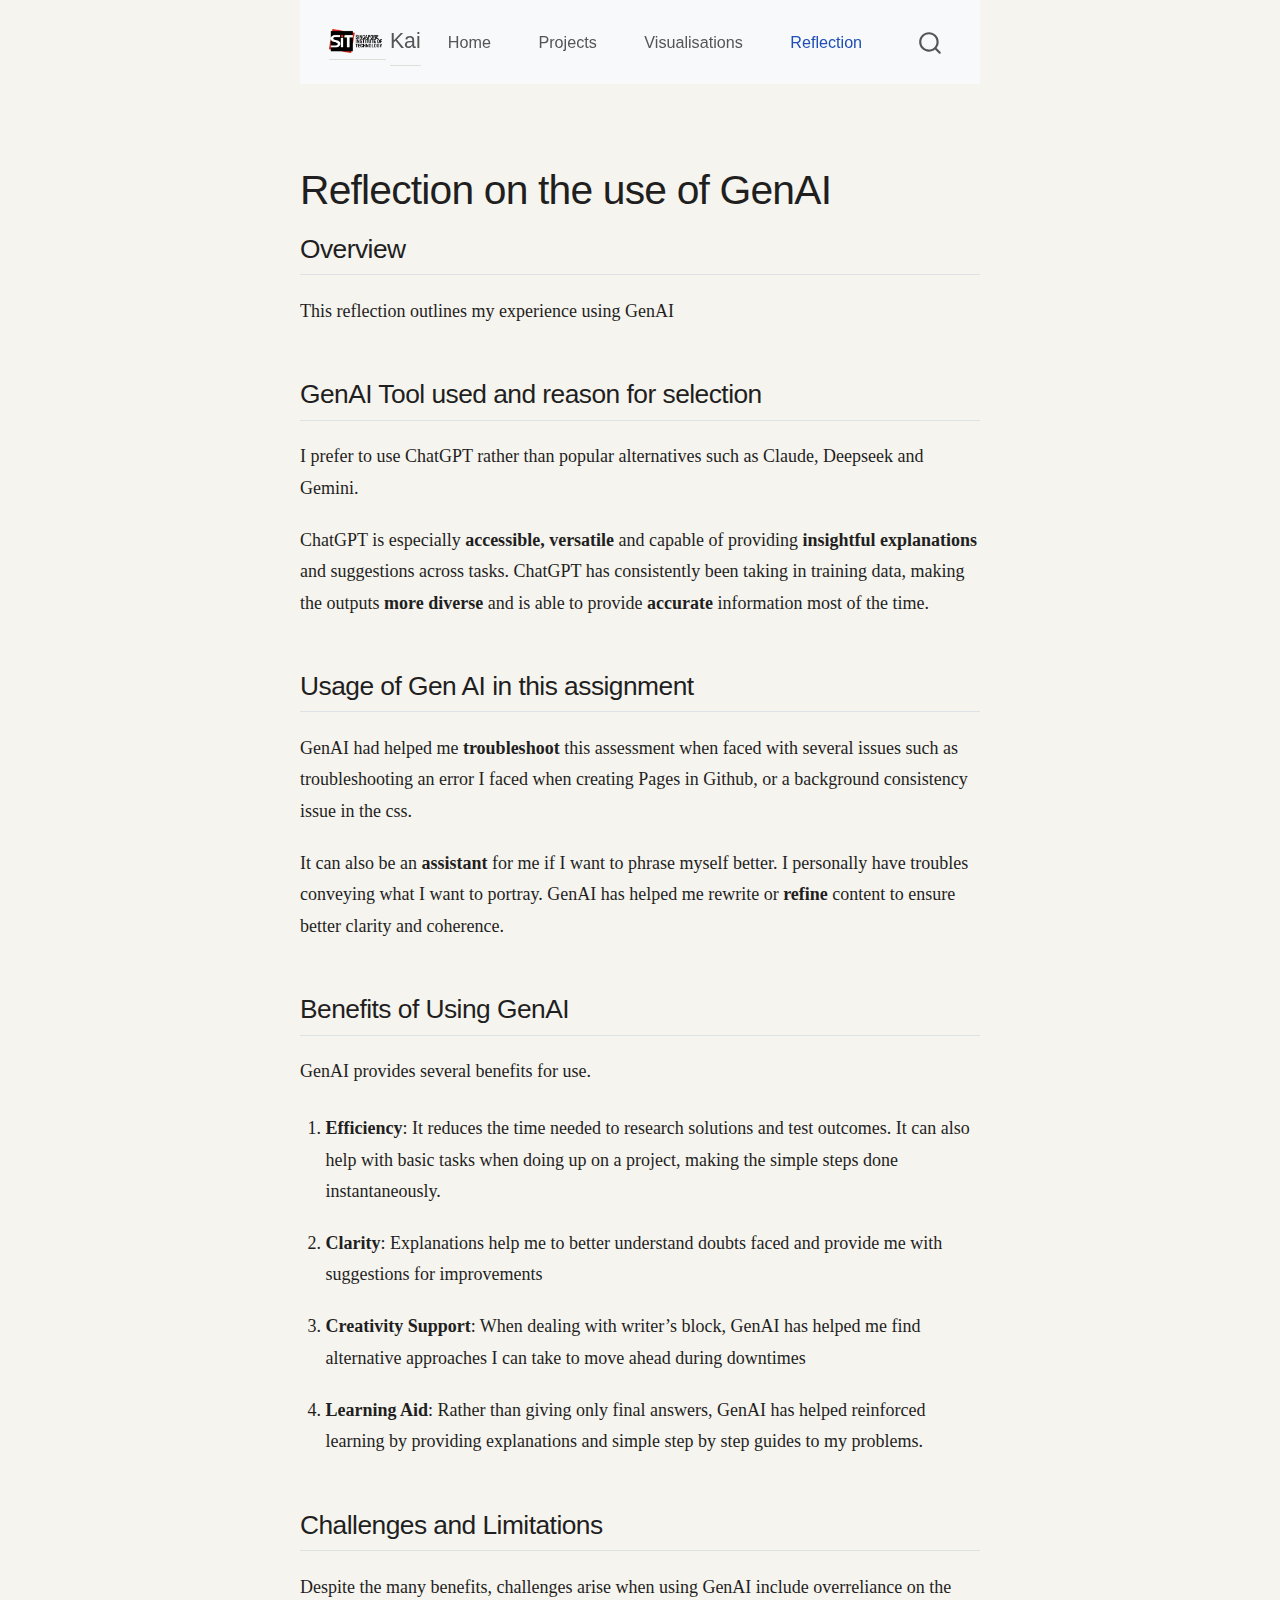
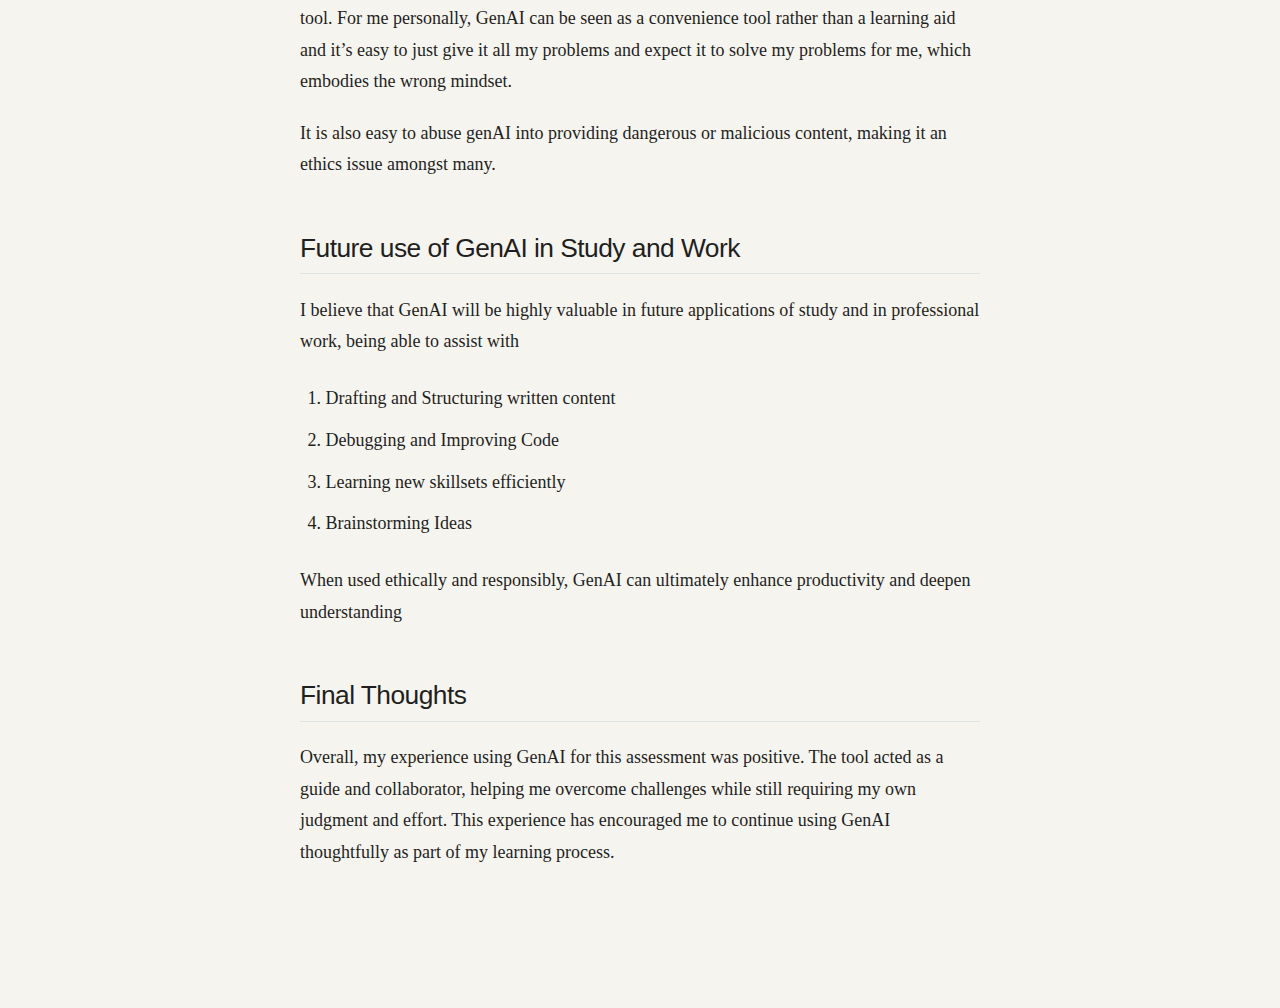
<file: docs/Reflection.html>
<!DOCTYPE html>
<html xmlns="http://www.w3.org/1999/xhtml" lang="en" xml:lang="en"><head>

<meta charset="utf-8">
<meta name="generator" content="quarto-1.8.26">

<meta name="viewport" content="width=device-width, initial-scale=1.0, user-scalable=yes">


<title>Reflection on the use of GenAI – Kai</title>
<style>
code{white-space: pre-wrap;}
span.smallcaps{font-variant: small-caps;}
div.columns{display: flex; gap: min(4vw, 1.5em);}
div.column{flex: auto; overflow-x: auto;}
div.hanging-indent{margin-left: 1.5em; text-indent: -1.5em;}
ul.task-list{list-style: none;}
ul.task-list li input[type="checkbox"] {
  width: 0.8em;
  margin: 0 0.8em 0.2em -1em; /* quarto-specific, see https://github.com/quarto-dev/quarto-cli/issues/4556 */ 
  vertical-align: middle;
}
</style>


<script src="site_libs/quarto-nav/quarto-nav.js"></script>
<script src="site_libs/quarto-nav/headroom.min.js"></script>
<script src="site_libs/clipboard/clipboard.min.js"></script>
<script src="site_libs/quarto-search/autocomplete.umd.js"></script>
<script src="site_libs/quarto-search/fuse.min.js"></script>
<script src="site_libs/quarto-search/quarto-search.js"></script>
<meta name="quarto:offset" content="./">
<link href="./favicon.png" rel="icon" type="image/png">
<script src="site_libs/quarto-html/quarto.js" type="module"></script>
<script src="site_libs/quarto-html/tabsets/tabsets.js" type="module"></script>
<script src="site_libs/quarto-html/axe/axe-check.js" type="module"></script>
<script src="site_libs/quarto-html/popper.min.js"></script>
<script src="site_libs/quarto-html/tippy.umd.min.js"></script>
<script src="site_libs/quarto-html/anchor.min.js"></script>
<link href="site_libs/quarto-html/tippy.css" rel="stylesheet">
<link href="site_libs/quarto-html/quarto-syntax-highlighting-587c61ba64f3a5504c4d52d930310e48.css" rel="stylesheet" id="quarto-text-highlighting-styles">
<script src="site_libs/bootstrap/bootstrap.min.js"></script>
<link href="site_libs/bootstrap/bootstrap-icons.css" rel="stylesheet">
<link href="site_libs/bootstrap/bootstrap-e31584831b205ffbb2d98406f31c2a5b.min.css" rel="stylesheet" append-hash="true" id="quarto-bootstrap" data-mode="light">
<script id="quarto-search-options" type="application/json">{
  "location": "navbar",
  "copy-button": false,
  "collapse-after": 3,
  "panel-placement": "end",
  "type": "overlay",
  "limit": 50,
  "keyboard-shortcut": [
    "f",
    "/",
    "s"
  ],
  "show-item-context": false,
  "language": {
    "search-no-results-text": "No results",
    "search-matching-documents-text": "matching documents",
    "search-copy-link-title": "Copy link to search",
    "search-hide-matches-text": "Hide additional matches",
    "search-more-match-text": "more match in this document",
    "search-more-matches-text": "more matches in this document",
    "search-clear-button-title": "Clear",
    "search-text-placeholder": "",
    "search-detached-cancel-button-title": "Cancel",
    "search-submit-button-title": "Submit",
    "search-label": "Search"
  }
}</script>


<link rel="stylesheet" href="styles.css">
</head>

<body class="nav-fixed fullcontent quarto-light">

<div id="quarto-search-results"></div>
  <header id="quarto-header" class="headroom fixed-top">
    <nav class="navbar navbar-expand-lg " data-bs-theme="dark">
      <div class="navbar-container container-fluid">
      <div class="navbar-brand-container mx-auto">
    <a href="./index.html" class="navbar-brand navbar-brand-logo">
    <img src="./logo.png" alt="" class="navbar-logo light-content">
    <img src="./logo.png" alt="" class="navbar-logo dark-content">
    </a>
    <a class="navbar-brand" href="./index.html">
    <span class="navbar-title">Kai</span>
    </a>
  </div>
            <div id="quarto-search" class="" title="Search"></div>
          <button class="navbar-toggler" type="button" data-bs-toggle="collapse" data-bs-target="#navbarCollapse" aria-controls="navbarCollapse" role="menu" aria-expanded="false" aria-label="Toggle navigation" onclick="if (window.quartoToggleHeadroom) { window.quartoToggleHeadroom(); }">
  <span class="navbar-toggler-icon"></span>
</button>
          <div class="collapse navbar-collapse" id="navbarCollapse">
            <ul class="navbar-nav navbar-nav-scroll me-auto">
  <li class="nav-item">
    <a class="nav-link" href="./index.html"> 
<span class="menu-text">Home</span></a>
  </li>  
  <li class="nav-item">
    <a class="nav-link" href="./project.html"> 
<span class="menu-text">Projects</span></a>
  </li>  
  <li class="nav-item">
    <a class="nav-link" href="./datavisualisation.html"> 
<span class="menu-text">Visualisations</span></a>
  </li>  
  <li class="nav-item">
    <a class="nav-link active" href="./Reflection.html" aria-current="page"> 
<span class="menu-text">Reflection</span></a>
  </li>  
</ul>
          </div> <!-- /navcollapse -->
            <div class="quarto-navbar-tools">
</div>
      </div> <!-- /container-fluid -->
    </nav>
</header>
<!-- content -->
<div id="quarto-content" class="quarto-container page-columns page-rows-contents page-layout-article page-navbar">
<!-- sidebar -->
<!-- margin-sidebar -->
    
<!-- main -->
<main class="content" id="quarto-document-content">

<header id="title-block-header" class="quarto-title-block default">
<div class="quarto-title">
<h1 class="title">Reflection on the use of GenAI</h1>
</div>



<div class="quarto-title-meta">

    
  
    
  </div>
  


</header>


<section id="overview" class="level2">
<h2 class="anchored" data-anchor-id="overview">Overview</h2>
<p>This reflection outlines my experience using GenAI</p>
</section>
<section id="genai-tool-used-and-reason-for-selection" class="level2">
<h2 class="anchored" data-anchor-id="genai-tool-used-and-reason-for-selection">GenAI Tool used and reason for selection</h2>
<p>I prefer to use ChatGPT rather than popular alternatives such as Claude, Deepseek and Gemini.</p>
<p>ChatGPT is especially <strong>accessible, versatile</strong> and capable of providing <strong>insightful explanations</strong> and suggestions across tasks. ChatGPT has consistently been taking in training data, making the outputs <strong>more diverse</strong> and is able to provide <strong>accurate</strong> information most of the time.</p>
</section>
<section id="usage-of-gen-ai-in-this-assignment" class="level2">
<h2 class="anchored" data-anchor-id="usage-of-gen-ai-in-this-assignment">Usage of Gen AI in this assignment</h2>
<p>GenAI had helped me <strong>troubleshoot</strong> this assessment when faced with several issues such as troubleshooting an error I faced when creating Pages in Github, or a background consistency issue in the css.</p>
<p>It can also be an <strong>assistant</strong> for me if I want to phrase myself better. I personally have troubles conveying what I want to portray. GenAI has helped me rewrite or <strong>refine</strong> content to ensure better clarity and coherence.</p>
</section>
<section id="benefits-of-using-genai" class="level2">
<h2 class="anchored" data-anchor-id="benefits-of-using-genai">Benefits of Using GenAI</h2>
<p>GenAI provides several benefits for use.</p>
<ol type="1">
<li><p><strong>Efficiency</strong>: It reduces the time needed to research solutions and test outcomes. It can also help with basic tasks when doing up on a project, making the simple steps done instantaneously.</p></li>
<li><p><strong>Clarity</strong>: Explanations help me to better understand doubts faced and provide me with suggestions for improvements</p></li>
<li><p><strong>Creativity Support</strong>: When dealing with writer’s block, GenAI has helped me find alternative approaches I can take to move ahead during downtimes</p></li>
<li><p><strong>Learning Aid</strong>: Rather than giving only final answers, GenAI has helped reinforced learning by providing explanations and simple step by step guides to my problems.</p></li>
</ol>
</section>
<section id="challenges-and-limitations" class="level2">
<h2 class="anchored" data-anchor-id="challenges-and-limitations">Challenges and Limitations</h2>
<p>Despite the many benefits, challenges arise when using GenAI include overreliance on the tool. For me personally, GenAI can be seen as a convenience tool rather than a learning aid and it’s easy to just give it all my problems and expect it to solve my problems for me, which embodies the wrong mindset.</p>
<p>It is also easy to abuse genAI into providing dangerous or malicious content, making it an ethics issue amongst many.</p>
</section>
<section id="future-use-of-genai-in-study-and-work" class="level2">
<h2 class="anchored" data-anchor-id="future-use-of-genai-in-study-and-work">Future use of GenAI in Study and Work</h2>
<p>I believe that GenAI will be highly valuable in future applications of study and in professional work, being able to assist with</p>
<ol type="1">
<li>Drafting and Structuring written content</li>
<li>Debugging and Improving Code</li>
<li>Learning new skillsets efficiently</li>
<li>Brainstorming Ideas</li>
</ol>
<p>When used ethically and responsibly, GenAI can ultimately enhance productivity and deepen understanding</p>
</section>
<section id="final-thoughts" class="level2">
<h2 class="anchored" data-anchor-id="final-thoughts">Final Thoughts</h2>
<p>Overall, my experience using GenAI for this assessment was positive. The tool acted as a guide and collaborator, helping me overcome challenges while still requiring my own judgment and effort. This experience has encouraged me to continue using GenAI thoughtfully as part of my learning process.</p>


</section>

</main> <!-- /main -->
<script id="quarto-html-after-body" type="application/javascript">
  window.document.addEventListener("DOMContentLoaded", function (event) {
    const icon = "";
    const anchorJS = new window.AnchorJS();
    anchorJS.options = {
      placement: 'right',
      icon: icon
    };
    anchorJS.add('.anchored');
    const isCodeAnnotation = (el) => {
      for (const clz of el.classList) {
        if (clz.startsWith('code-annotation-')) {                     
          return true;
        }
      }
      return false;
    }
    const onCopySuccess = function(e) {
      // button target
      const button = e.trigger;
      // don't keep focus
      button.blur();
      // flash "checked"
      button.classList.add('code-copy-button-checked');
      var currentTitle = button.getAttribute("title");
      button.setAttribute("title", "Copied!");
      let tooltip;
      if (window.bootstrap) {
        button.setAttribute("data-bs-toggle", "tooltip");
        button.setAttribute("data-bs-placement", "left");
        button.setAttribute("data-bs-title", "Copied!");
        tooltip = new bootstrap.Tooltip(button, 
          { trigger: "manual", 
            customClass: "code-copy-button-tooltip",
            offset: [0, -8]});
        tooltip.show();    
      }
      setTimeout(function() {
        if (tooltip) {
          tooltip.hide();
          button.removeAttribute("data-bs-title");
          button.removeAttribute("data-bs-toggle");
          button.removeAttribute("data-bs-placement");
        }
        button.setAttribute("title", currentTitle);
        button.classList.remove('code-copy-button-checked');
      }, 1000);
      // clear code selection
      e.clearSelection();
    }
    const getTextToCopy = function(trigger) {
      const outerScaffold = trigger.parentElement.cloneNode(true);
      const codeEl = outerScaffold.querySelector('code');
      for (const childEl of codeEl.children) {
        if (isCodeAnnotation(childEl)) {
          childEl.remove();
        }
      }
      return codeEl.innerText;
    }
    const clipboard = new window.ClipboardJS('.code-copy-button:not([data-in-quarto-modal])', {
      text: getTextToCopy
    });
    clipboard.on('success', onCopySuccess);
    if (window.document.getElementById('quarto-embedded-source-code-modal')) {
      const clipboardModal = new window.ClipboardJS('.code-copy-button[data-in-quarto-modal]', {
        text: getTextToCopy,
        container: window.document.getElementById('quarto-embedded-source-code-modal')
      });
      clipboardModal.on('success', onCopySuccess);
    }
      var localhostRegex = new RegExp(/^(?:http|https):\/\/localhost\:?[0-9]*\//);
      var mailtoRegex = new RegExp(/^mailto:/);
        var filterRegex = new RegExp('/' + window.location.host + '/');
      var isInternal = (href) => {
          return filterRegex.test(href) || localhostRegex.test(href) || mailtoRegex.test(href);
      }
      // Inspect non-navigation links and adorn them if external
     var links = window.document.querySelectorAll('a[href]:not(.nav-link):not(.navbar-brand):not(.toc-action):not(.sidebar-link):not(.sidebar-item-toggle):not(.pagination-link):not(.no-external):not([aria-hidden]):not(.dropdown-item):not(.quarto-navigation-tool):not(.about-link)');
      for (var i=0; i<links.length; i++) {
        const link = links[i];
        if (!isInternal(link.href)) {
          // undo the damage that might have been done by quarto-nav.js in the case of
          // links that we want to consider external
          if (link.dataset.originalHref !== undefined) {
            link.href = link.dataset.originalHref;
          }
        }
      }
    function tippyHover(el, contentFn, onTriggerFn, onUntriggerFn) {
      const config = {
        allowHTML: true,
        maxWidth: 500,
        delay: 100,
        arrow: false,
        appendTo: function(el) {
            return el.parentElement;
        },
        interactive: true,
        interactiveBorder: 10,
        theme: 'quarto',
        placement: 'bottom-start',
      };
      if (contentFn) {
        config.content = contentFn;
      }
      if (onTriggerFn) {
        config.onTrigger = onTriggerFn;
      }
      if (onUntriggerFn) {
        config.onUntrigger = onUntriggerFn;
      }
      window.tippy(el, config); 
    }
    const noterefs = window.document.querySelectorAll('a[role="doc-noteref"]');
    for (var i=0; i<noterefs.length; i++) {
      const ref = noterefs[i];
      tippyHover(ref, function() {
        // use id or data attribute instead here
        let href = ref.getAttribute('data-footnote-href') || ref.getAttribute('href');
        try { href = new URL(href).hash; } catch {}
        const id = href.replace(/^#\/?/, "");
        const note = window.document.getElementById(id);
        if (note) {
          return note.innerHTML;
        } else {
          return "";
        }
      });
    }
    const xrefs = window.document.querySelectorAll('a.quarto-xref');
    const processXRef = (id, note) => {
      // Strip column container classes
      const stripColumnClz = (el) => {
        el.classList.remove("page-full", "page-columns");
        if (el.children) {
          for (const child of el.children) {
            stripColumnClz(child);
          }
        }
      }
      stripColumnClz(note)
      if (id === null || id.startsWith('sec-')) {
        // Special case sections, only their first couple elements
        const container = document.createElement("div");
        if (note.children && note.children.length > 2) {
          container.appendChild(note.children[0].cloneNode(true));
          for (let i = 1; i < note.children.length; i++) {
            const child = note.children[i];
            if (child.tagName === "P" && child.innerText === "") {
              continue;
            } else {
              container.appendChild(child.cloneNode(true));
              break;
            }
          }
          if (window.Quarto?.typesetMath) {
            window.Quarto.typesetMath(container);
          }
          return container.innerHTML
        } else {
          if (window.Quarto?.typesetMath) {
            window.Quarto.typesetMath(note);
          }
          return note.innerHTML;
        }
      } else {
        // Remove any anchor links if they are present
        const anchorLink = note.querySelector('a.anchorjs-link');
        if (anchorLink) {
          anchorLink.remove();
        }
        if (window.Quarto?.typesetMath) {
          window.Quarto.typesetMath(note);
        }
        if (note.classList.contains("callout")) {
          return note.outerHTML;
        } else {
          return note.innerHTML;
        }
      }
    }
    for (var i=0; i<xrefs.length; i++) {
      const xref = xrefs[i];
      tippyHover(xref, undefined, function(instance) {
        instance.disable();
        let url = xref.getAttribute('href');
        let hash = undefined; 
        if (url.startsWith('#')) {
          hash = url;
        } else {
          try { hash = new URL(url).hash; } catch {}
        }
        if (hash) {
          const id = hash.replace(/^#\/?/, "");
          const note = window.document.getElementById(id);
          if (note !== null) {
            try {
              const html = processXRef(id, note.cloneNode(true));
              instance.setContent(html);
            } finally {
              instance.enable();
              instance.show();
            }
          } else {
            // See if we can fetch this
            fetch(url.split('#')[0])
            .then(res => res.text())
            .then(html => {
              const parser = new DOMParser();
              const htmlDoc = parser.parseFromString(html, "text/html");
              const note = htmlDoc.getElementById(id);
              if (note !== null) {
                const html = processXRef(id, note);
                instance.setContent(html);
              } 
            }).finally(() => {
              instance.enable();
              instance.show();
            });
          }
        } else {
          // See if we can fetch a full url (with no hash to target)
          // This is a special case and we should probably do some content thinning / targeting
          fetch(url)
          .then(res => res.text())
          .then(html => {
            const parser = new DOMParser();
            const htmlDoc = parser.parseFromString(html, "text/html");
            const note = htmlDoc.querySelector('main.content');
            if (note !== null) {
              // This should only happen for chapter cross references
              // (since there is no id in the URL)
              // remove the first header
              if (note.children.length > 0 && note.children[0].tagName === "HEADER") {
                note.children[0].remove();
              }
              const html = processXRef(null, note);
              instance.setContent(html);
            } 
          }).finally(() => {
            instance.enable();
            instance.show();
          });
        }
      }, function(instance) {
      });
    }
        let selectedAnnoteEl;
        const selectorForAnnotation = ( cell, annotation) => {
          let cellAttr = 'data-code-cell="' + cell + '"';
          let lineAttr = 'data-code-annotation="' +  annotation + '"';
          const selector = 'span[' + cellAttr + '][' + lineAttr + ']';
          return selector;
        }
        const selectCodeLines = (annoteEl) => {
          const doc = window.document;
          const targetCell = annoteEl.getAttribute("data-target-cell");
          const targetAnnotation = annoteEl.getAttribute("data-target-annotation");
          const annoteSpan = window.document.querySelector(selectorForAnnotation(targetCell, targetAnnotation));
          const lines = annoteSpan.getAttribute("data-code-lines").split(",");
          const lineIds = lines.map((line) => {
            return targetCell + "-" + line;
          })
          let top = null;
          let height = null;
          let parent = null;
          if (lineIds.length > 0) {
              //compute the position of the single el (top and bottom and make a div)
              const el = window.document.getElementById(lineIds[0]);
              top = el.offsetTop;
              height = el.offsetHeight;
              parent = el.parentElement.parentElement;
            if (lineIds.length > 1) {
              const lastEl = window.document.getElementById(lineIds[lineIds.length - 1]);
              const bottom = lastEl.offsetTop + lastEl.offsetHeight;
              height = bottom - top;
            }
            if (top !== null && height !== null && parent !== null) {
              // cook up a div (if necessary) and position it 
              let div = window.document.getElementById("code-annotation-line-highlight");
              if (div === null) {
                div = window.document.createElement("div");
                div.setAttribute("id", "code-annotation-line-highlight");
                div.style.position = 'absolute';
                parent.appendChild(div);
              }
              div.style.top = top - 2 + "px";
              div.style.height = height + 4 + "px";
              div.style.left = 0;
              let gutterDiv = window.document.getElementById("code-annotation-line-highlight-gutter");
              if (gutterDiv === null) {
                gutterDiv = window.document.createElement("div");
                gutterDiv.setAttribute("id", "code-annotation-line-highlight-gutter");
                gutterDiv.style.position = 'absolute';
                const codeCell = window.document.getElementById(targetCell);
                const gutter = codeCell.querySelector('.code-annotation-gutter');
                gutter.appendChild(gutterDiv);
              }
              gutterDiv.style.top = top - 2 + "px";
              gutterDiv.style.height = height + 4 + "px";
            }
            selectedAnnoteEl = annoteEl;
          }
        };
        const unselectCodeLines = () => {
          const elementsIds = ["code-annotation-line-highlight", "code-annotation-line-highlight-gutter"];
          elementsIds.forEach((elId) => {
            const div = window.document.getElementById(elId);
            if (div) {
              div.remove();
            }
          });
          selectedAnnoteEl = undefined;
        };
          // Handle positioning of the toggle
      window.addEventListener(
        "resize",
        throttle(() => {
          elRect = undefined;
          if (selectedAnnoteEl) {
            selectCodeLines(selectedAnnoteEl);
          }
        }, 10)
      );
      function throttle(fn, ms) {
      let throttle = false;
      let timer;
        return (...args) => {
          if(!throttle) { // first call gets through
              fn.apply(this, args);
              throttle = true;
          } else { // all the others get throttled
              if(timer) clearTimeout(timer); // cancel #2
              timer = setTimeout(() => {
                fn.apply(this, args);
                timer = throttle = false;
              }, ms);
          }
        };
      }
        // Attach click handler to the DT
        const annoteDls = window.document.querySelectorAll('dt[data-target-cell]');
        for (const annoteDlNode of annoteDls) {
          annoteDlNode.addEventListener('click', (event) => {
            const clickedEl = event.target;
            if (clickedEl !== selectedAnnoteEl) {
              unselectCodeLines();
              const activeEl = window.document.querySelector('dt[data-target-cell].code-annotation-active');
              if (activeEl) {
                activeEl.classList.remove('code-annotation-active');
              }
              selectCodeLines(clickedEl);
              clickedEl.classList.add('code-annotation-active');
            } else {
              // Unselect the line
              unselectCodeLines();
              clickedEl.classList.remove('code-annotation-active');
            }
          });
        }
    const findCites = (el) => {
      const parentEl = el.parentElement;
      if (parentEl) {
        const cites = parentEl.dataset.cites;
        if (cites) {
          return {
            el,
            cites: cites.split(' ')
          };
        } else {
          return findCites(el.parentElement)
        }
      } else {
        return undefined;
      }
    };
    var bibliorefs = window.document.querySelectorAll('a[role="doc-biblioref"]');
    for (var i=0; i<bibliorefs.length; i++) {
      const ref = bibliorefs[i];
      const citeInfo = findCites(ref);
      if (citeInfo) {
        tippyHover(citeInfo.el, function() {
          var popup = window.document.createElement('div');
          citeInfo.cites.forEach(function(cite) {
            var citeDiv = window.document.createElement('div');
            citeDiv.classList.add('hanging-indent');
            citeDiv.classList.add('csl-entry');
            var biblioDiv = window.document.getElementById('ref-' + cite);
            if (biblioDiv) {
              citeDiv.innerHTML = biblioDiv.innerHTML;
            }
            popup.appendChild(citeDiv);
          });
          return popup.innerHTML;
        });
      }
    }
  });
  </script>
</div> <!-- /content -->




</body></html>
</file>
<file: docs/site_libs/quarto-html/tippy.css>
.tippy-box[data-animation=fade][data-state=hidden]{opacity:0}[data-tippy-root]{max-width:calc(100vw - 10px)}.tippy-box{position:relative;background-color:#333;color:#fff;border-radius:4px;font-size:14px;line-height:1.4;white-space:normal;outline:0;transition-property:transform,visibility,opacity}.tippy-box[data-placement^=top]>.tippy-arrow{bottom:0}.tippy-box[data-placement^=top]>.tippy-arrow:before{bottom:-7px;left:0;border-width:8px 8px 0;border-top-color:initial;transform-origin:center top}.tippy-box[data-placement^=bottom]>.tippy-arrow{top:0}.tippy-box[data-placement^=bottom]>.tippy-arrow:before{top:-7px;left:0;border-width:0 8px 8px;border-bottom-color:initial;transform-origin:center bottom}.tippy-box[data-placement^=left]>.tippy-arrow{right:0}.tippy-box[data-placement^=left]>.tippy-arrow:before{border-width:8px 0 8px 8px;border-left-color:initial;right:-7px;transform-origin:center left}.tippy-box[data-placement^=right]>.tippy-arrow{left:0}.tippy-box[data-placement^=right]>.tippy-arrow:before{left:-7px;border-width:8px 8px 8px 0;border-right-color:initial;transform-origin:center right}.tippy-box[data-inertia][data-state=visible]{transition-timing-function:cubic-bezier(.54,1.5,.38,1.11)}.tippy-arrow{width:16px;height:16px;color:#333}.tippy-arrow:before{content:"";position:absolute;border-color:transparent;border-style:solid}.tippy-content{position:relative;padding:5px 9px;z-index:1}
</file>
<file: docs/site_libs/quarto-html/quarto-syntax-highlighting-587c61ba64f3a5504c4d52d930310e48.css>
/* quarto syntax highlight colors */
:root {
  --quarto-hl-ot-color: #003B4F;
  --quarto-hl-at-color: #657422;
  --quarto-hl-ss-color: #20794D;
  --quarto-hl-an-color: #5E5E5E;
  --quarto-hl-fu-color: #4758AB;
  --quarto-hl-st-color: #20794D;
  --quarto-hl-cf-color: #003B4F;
  --quarto-hl-op-color: #5E5E5E;
  --quarto-hl-er-color: #AD0000;
  --quarto-hl-bn-color: #AD0000;
  --quarto-hl-al-color: #AD0000;
  --quarto-hl-va-color: #111111;
  --quarto-hl-bu-color: inherit;
  --quarto-hl-ex-color: inherit;
  --quarto-hl-pp-color: #AD0000;
  --quarto-hl-in-color: #5E5E5E;
  --quarto-hl-vs-color: #20794D;
  --quarto-hl-wa-color: #5E5E5E;
  --quarto-hl-do-color: #5E5E5E;
  --quarto-hl-im-color: #00769E;
  --quarto-hl-ch-color: #20794D;
  --quarto-hl-dt-color: #AD0000;
  --quarto-hl-fl-color: #AD0000;
  --quarto-hl-co-color: #5E5E5E;
  --quarto-hl-cv-color: #5E5E5E;
  --quarto-hl-cn-color: #8f5902;
  --quarto-hl-sc-color: #5E5E5E;
  --quarto-hl-dv-color: #AD0000;
  --quarto-hl-kw-color: #003B4F;
}

/* other quarto variables */
:root {
  --quarto-font-monospace: SFMono-Regular, Menlo, Monaco, Consolas, "Liberation Mono", "Courier New", monospace;
}

/* syntax highlight based on Pandoc's rules */
pre > code.sourceCode > span {
  color: #003B4F;
}

code.sourceCode > span {
  color: #003B4F;
}

div.sourceCode,
div.sourceCode pre.sourceCode {
  color: #003B4F;
}

/* Normal */
code span {
  color: #003B4F;
}

/* Alert */
code span.al {
  color: #AD0000;
  font-style: inherit;
}

/* Annotation */
code span.an {
  color: #5E5E5E;
  font-style: inherit;
}

/* Attribute */
code span.at {
  color: #657422;
  font-style: inherit;
}

/* BaseN */
code span.bn {
  color: #AD0000;
  font-style: inherit;
}

/* BuiltIn */
code span.bu {
  font-style: inherit;
}

/* ControlFlow */
code span.cf {
  color: #003B4F;
  font-weight: bold;
  font-style: inherit;
}

/* Char */
code span.ch {
  color: #20794D;
  font-style: inherit;
}

/* Constant */
code span.cn {
  color: #8f5902;
  font-style: inherit;
}

/* Comment */
code span.co {
  color: #5E5E5E;
  font-style: inherit;
}

/* CommentVar */
code span.cv {
  color: #5E5E5E;
  font-style: italic;
}

/* Documentation */
code span.do {
  color: #5E5E5E;
  font-style: italic;
}

/* DataType */
code span.dt {
  color: #AD0000;
  font-style: inherit;
}

/* DecVal */
code span.dv {
  color: #AD0000;
  font-style: inherit;
}

/* Error */
code span.er {
  color: #AD0000;
  font-style: inherit;
}

/* Extension */
code span.ex {
  font-style: inherit;
}

/* Float */
code span.fl {
  color: #AD0000;
  font-style: inherit;
}

/* Function */
code span.fu {
  color: #4758AB;
  font-style: inherit;
}

/* Import */
code span.im {
  color: #00769E;
  font-style: inherit;
}

/* Information */
code span.in {
  color: #5E5E5E;
  font-style: inherit;
}

/* Keyword */
code span.kw {
  color: #003B4F;
  font-weight: bold;
  font-style: inherit;
}

/* Operator */
code span.op {
  color: #5E5E5E;
  font-style: inherit;
}

/* Other */
code span.ot {
  color: #003B4F;
  font-style: inherit;
}

/* Preprocessor */
code span.pp {
  color: #AD0000;
  font-style: inherit;
}

/* SpecialChar */
code span.sc {
  color: #5E5E5E;
  font-style: inherit;
}

/* SpecialString */
code span.ss {
  color: #20794D;
  font-style: inherit;
}

/* String */
code span.st {
  color: #20794D;
  font-style: inherit;
}

/* Variable */
code span.va {
  color: #111111;
  font-style: inherit;
}

/* VerbatimString */
code span.vs {
  color: #20794D;
  font-style: inherit;
}

/* Warning */
code span.wa {
  color: #5E5E5E;
  font-style: italic;
}

.prevent-inlining {
  content: "</";
}

/*# sourceMappingURL=2dce1cc6c82594539e1579de68416b47.css.map */
</file>
<file: docs/styles.css>
/* =================================
   Design Tokens
================================= */
:root {
  --bg: #f6f4ee;
  --text: #1f1f1f;
  --muted: #6a6a6a;
  --accent: #3b5bdb;
  --border: #e0ded8;

  --font-body: Georgia, "Times New Roman", serif;
  --font-heading: -apple-system, BlinkMacSystemFont, "Inter", sans-serif;

  --content-width: 680px;
}

/* =================================
   Hard Reset (Prevents white chunks)
================================= */
*,
*::before,
*::after {
  box-sizing: border-box;
  background: transparent;
}

html,
body {
  margin: 0;
  padding: 0;
  background: var(--bg);
  color: var(--text);
}

/* =================================
   Body
================================= */
body {
  font-family: var(--font-body);
  font-size: 18px;
  line-height: 1.75;
  padding: 3.5rem 1.5rem;
  text-rendering: optimizeLegibility;
  overflow-x: hidden;
}

/* =================================
   Navbar (Text Only)
================================= */
nav {
  max-width: var(--content-width);
  margin: 0 auto 4rem auto;
  display: flex;
  justify-content: space-between;
  align-items: baseline;
  font-family: var(--font-heading);
  font-size: 0.95rem;
}

nav .logo {
  font-weight: 500;
  letter-spacing: -0.02em;
}

nav ul {
  list-style: none;
  display: flex;
  gap: 1.6rem;
  padding: 0;
  margin: 0;
}

nav a {
  color: var(--muted);
  text-decoration: none;
}

nav a:hover {
  color: var(--text);
}

/* =================================
   Main Layout
================================= */
main {
  max-width: var(--content-width);
  margin: 0 auto;
}

/* =================================
   Headings
================================= */
h1,
h2,
h3 {
  font-family: var(--font-heading);
  font-weight: 500;
  line-height: 1.25;
  letter-spacing: -0.02em;
}

h1 {
  font-size: 2.4rem;
  margin-bottom: 1.5rem;
}

h2 {
  font-size: 1.55rem;
  margin: 3rem 0 1rem;
}

h3 {
  font-size: 1.15rem;
  margin-top: 2rem;
}

/* =================================
   Text Elements
================================= */
p {
  margin: 1.2rem 0;
}

small {
  color: var(--muted);
  font-size: 0.9rem;
}

/* =================================
   Links
================================= */
a {
  color: var(--text);
  text-decoration: none;
  border-bottom: 1px solid var(--border);
}

a:hover {
  border-color: var(--accent);
  color: var(--accent);
}

/* =================================
   Lists
================================= */
ul,
ol {
  margin: 1.5rem 0;
  padding-left: 1.5rem;
}

li {
  margin: 0.6rem 0;
}

/* =================================
   Blockquotes
================================= */
blockquote {
  margin: 2.5rem 0;
  padding-left: 1.5rem;
  border-left: 3px solid var(--border);
  color: var(--muted);
  font-style: italic;
}

/* =================================
   Horizontal Rule
================================= */
hr {
  border: none;
  height: 1px;
  background: var(--border);
  margin: 3rem 0;
}

/* =================================
   Code (Inline Only)
================================= */
code {
  font-family: "JetBrains Mono", monospace;
  font-size: 0.9rem;
  background: rgba(0, 0, 0, 0.04);
  padding: 0.15rem 0.35rem;
  border-radius: 4px;
}

/* =================================
   Footer
================================= */
footer {
  max-width: var(--content-width);
  margin: 5rem auto 0;
  padding-top: 2rem;
  border-top: 1px solid var(--border);
  font-size: 0.9rem;
  color: var(--muted);
}

/* =================================
   Responsive
================================= */
@media (max-width: 600px) {
  body {
    padding: 2.5rem 1.2rem;
  }

  nav {
    margin-bottom: 3rem;
  }

  h1 {
    font-size: 2rem;
  }
}
</file>
